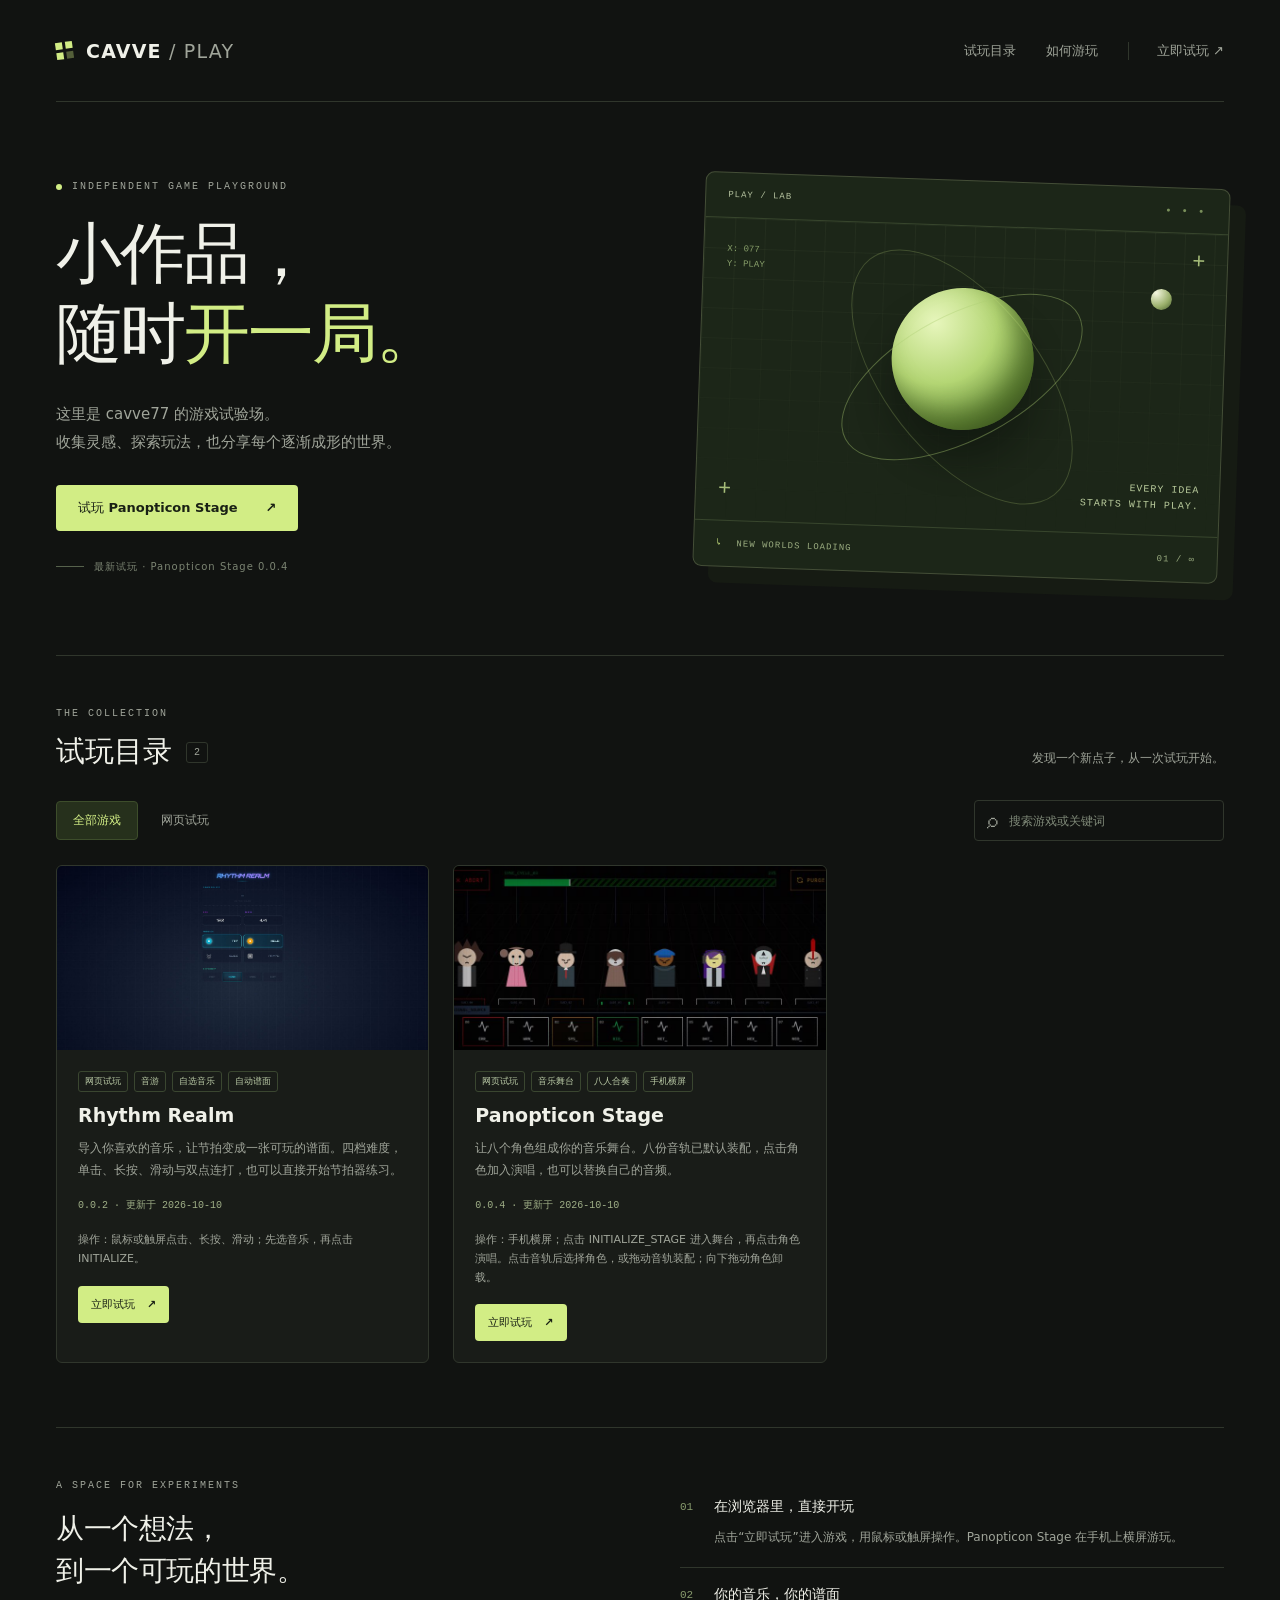
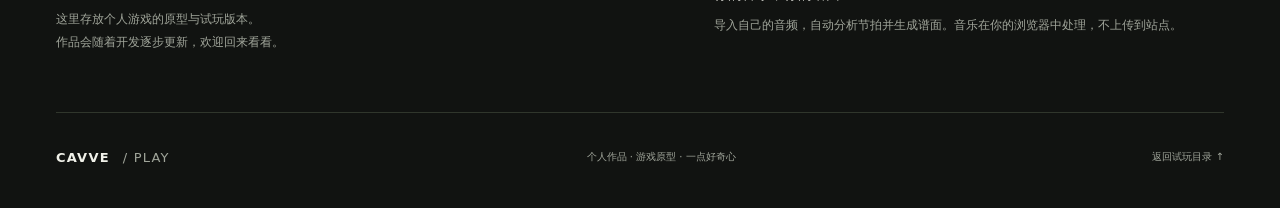
<file: index.html>
<!doctype html>
<html lang="zh-CN">
<head>
  <meta charset="utf-8">
  <meta name="viewport" content="width=device-width,initial-scale=1">
  <meta name="theme-color" content="#111311">
  <meta name="description" content="cavve77 的个人游戏试玩站。在线体验 Rhythm Realm 和 Panopticon Stage，探索音乐与游戏。">
  <title>CAVVE PLAY · 游戏试玩站</title>
  <link rel="icon" href="assets/favicon.svg" type="image/svg+xml">
  <link rel="stylesheet" href="assets/style.css?v=d916ea3a">
  <script src="assets/app.js?v=0506f921" defer></script>
</head>
<body>
  <a class="skip" href="#library">跳到游戏列表</a>
  <div class="shell">
    <header class="header">
      <a class="brand" href="./" aria-label="CAVVE PLAY 首页"><span class="brand-symbol" aria-hidden="true"><i></i><i></i><i></i><i></i></span><span>CAVVE<span class="brand-light"> / PLAY</span></span></a>
      <nav aria-label="主导航"><a href="#library">试玩目录</a><a href="#about">如何游玩</a><a class="github-link" href="games/panopticon-stage/0.0.4/?v=cd33d457">立即试玩 <span aria-hidden="true">↗</span></a></nav>
    </header>
    <main>
      <section class="hero" aria-labelledby="hero-title">
        <div class="hero-copy">
          <p class="eyebrow"><span class="status-dot" aria-hidden="true"></span> INDEPENDENT GAME PLAYGROUND</p>
          <h1 id="hero-title">小作品，<br>随时<span class="accent">开一局。</span></h1>
          <p class="intro">这里是 cavve77 的游戏试验场。<br>收集灵感、探索玩法，也分享每个逐渐成形的世界。</p>
          <a class="button primary" href="games/panopticon-stage/0.0.4/?v=cd33d457">试玩 Panopticon Stage <span aria-hidden="true">↗</span></a>
          <div class="hero-note"><span class="line" aria-hidden="true"></span> 最新试玩 · Panopticon Stage 0.0.4</div>
        </div>
        <div class="art" aria-hidden="true">
          <div class="art-top"><span>PLAY / LAB</span><span class="art-dots">● ● ●</span></div>
          <div class="art-field"><div class="art-grid"></div><div class="orbit orbit-one"></div><div class="orbit orbit-two"></div><div class="sphere"></div><div class="small-sphere"></div><div class="cross cross-one">+</div><div class="cross cross-two">+</div><span class="coordinate">X: 077<br>Y: PLAY</span><span class="art-caption">EVERY IDEA<br>STARTS WITH PLAY.</span></div>
          <div class="art-bottom"><span><b>↳</b> NEW WORLDS LOADING</span><span>01 / ∞</span></div>
        </div>
      </section>
      <section class="library" id="library" aria-labelledby="library-title">
        <div class="section-heading"><div><p class="eyebrow">THE COLLECTION</p><h2 id="library-title">试玩目录<span class="count" id="game-count">0</span></h2></div><p>发现一个新点子，从一次试玩开始。</p></div>
        <div class="toolbar">
          <div class="filters" role="group" aria-label="按试玩方式筛选"><button class="filter active" data-filter="all" aria-pressed="true">全部游戏</button><button class="filter" data-filter="web" aria-pressed="false">网页试玩</button></div>
          <label class="search"><span aria-hidden="true">⌕</span><input id="search" type="search" placeholder="搜索游戏或关键词" aria-label="搜索游戏或关键词" autocomplete="off"></label>
        </div>
        <p class="result-summary sr-only" id="result-summary" role="status" aria-live="polite"></p>
        <div class="game-grid" id="game-grid"></div>
        <div class="empty-state" id="empty-state">
          <div class="empty-mark" aria-hidden="true">+</div><p class="eyebrow">NEXT GAME, NEXT POSSIBILITY</p><h3 id="empty-title">这里即将开场。</h3><p id="empty-copy">第一款游戏还在准备中。<br>试玩版本发布后，就会出现在这里。</p><span class="empty-pill" id="empty-pill"><span class="status-dot" aria-hidden="true"></span> 等待第一款作品</span>
        </div>
        <noscript><p class="notice">请开启 JavaScript 以查看试玩目录。</p></noscript>
      </section>
      <section class="about" id="about" aria-labelledby="about-title">
        <div><p class="eyebrow">A SPACE FOR EXPERIMENTS</p><h2 id="about-title">从一个想法，<br>到一个可玩的世界。</h2><p>这里存放个人游戏的原型与试玩版本。<br>作品会随着开发逐步更新，欢迎回来看看。</p></div>
        <div class="play-notes"><article><span class="note-number">01</span><div><h3>在浏览器里，直接开玩</h3><p>点击“立即试玩”进入游戏，用鼠标或触屏操作。Panopticon Stage 在手机上横屏游玩。</p></div></article><article><span class="note-number">02</span><div><h3>你的音乐，你的谱面</h3><p>导入自己的音频，自动分析节拍并生成谱面。音乐在你的浏览器中处理，不上传到站点。</p></div></article></div>
      </section>
    </main>
    <footer><a class="brand footer-brand" href="./">CAVVE<span class="brand-light"> / PLAY</span></a><p>个人作品 · 游戏原型 · 一点好奇心</p><a href="#library">返回试玩目录 <span aria-hidden="true">↑</span></a></footer>
  </div>
</body>
</html>
</file>
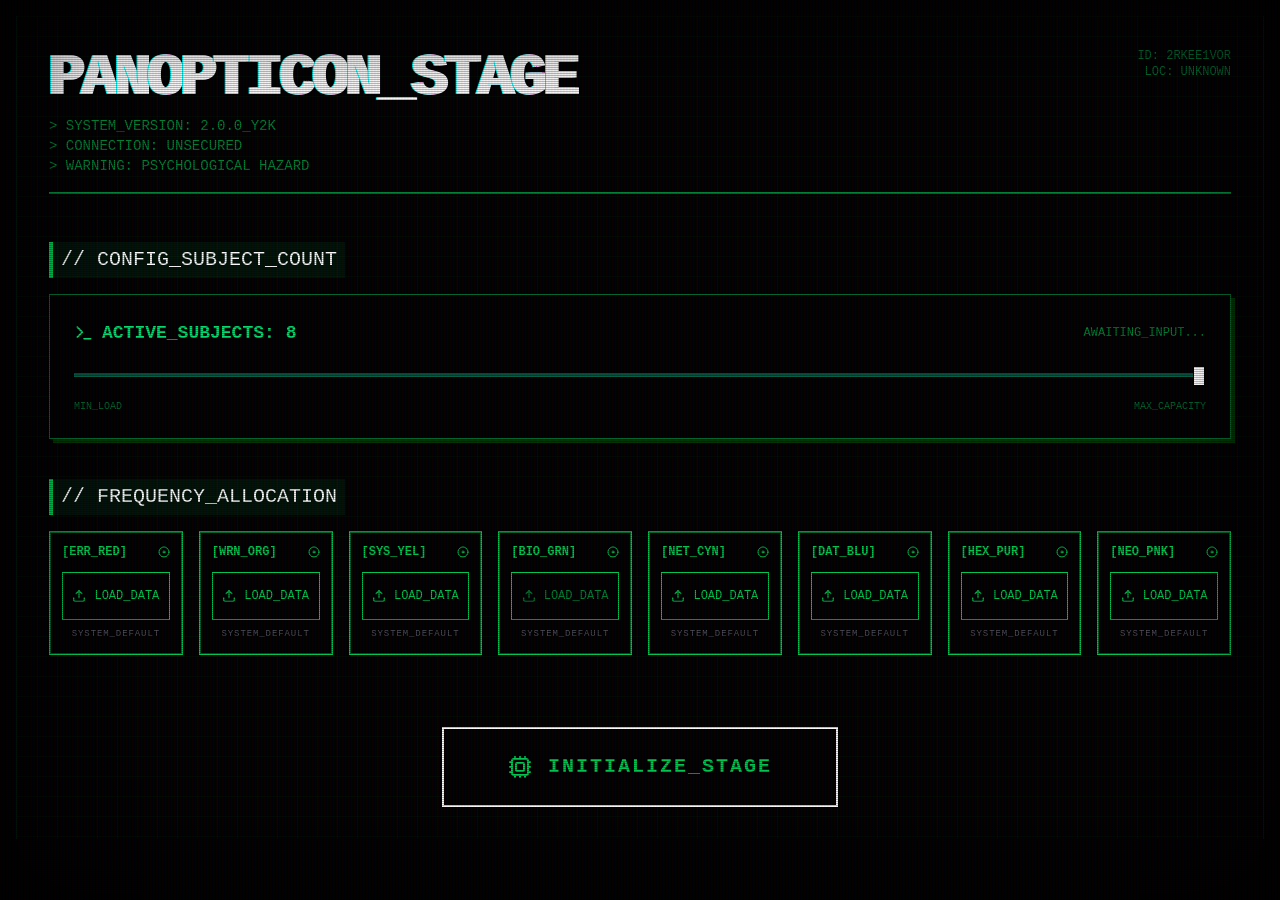
<file: games/panopticon-stage/0.0.4/index.html>
<!DOCTYPE html>
<html lang="en">
  <head>
    <meta charset="UTF-8" />
    <meta name="viewport" content="width=device-width, initial-scale=1.0, maximum-scale=1.0, user-scalable=no, viewport-fit=cover" />
    <title>Panopticon Stage 0.0.4</title>
  <script type="module" crossorigin src="./assets/index-DIMXcB_x.js"></script>
  <link rel="stylesheet" crossorigin href="./assets/index-C1aGNCtF.css">
  <link rel="stylesheet" href="./assets/fonts-2569bd2d.css">
  <link rel="stylesheet" href="./assets/landscape-13d1c5b6.css">
  <link rel="manifest" href="./manifest.webmanifest">
  <meta name="theme-color" content="#000000">
</head>
  <body>
    <div id="root"></div>
    <div class="crt-overlay"></div>
    <section id="landscape-gate" hidden aria-label="横屏游玩">
    <svg viewBox="0 0 80 80" fill="none" stroke-width="3" aria-hidden="true"><rect x="12" y="26" width="56" height="30" rx="4"/><path d="M27 17a28 28 0 0 1 33 1m-9-9 10 10-13 1M53 65a28 28 0 0 1-33-1m9 9-10-10 13-1"/></svg>
    <p id="landscape-message">请横屏游玩</p>
    <button id="landscape-enter" type="button">进入横屏</button>
  </section>
  <script src="./assets/landscape-9b1e9909.js" defer></script>
</body>
</html>
</file>
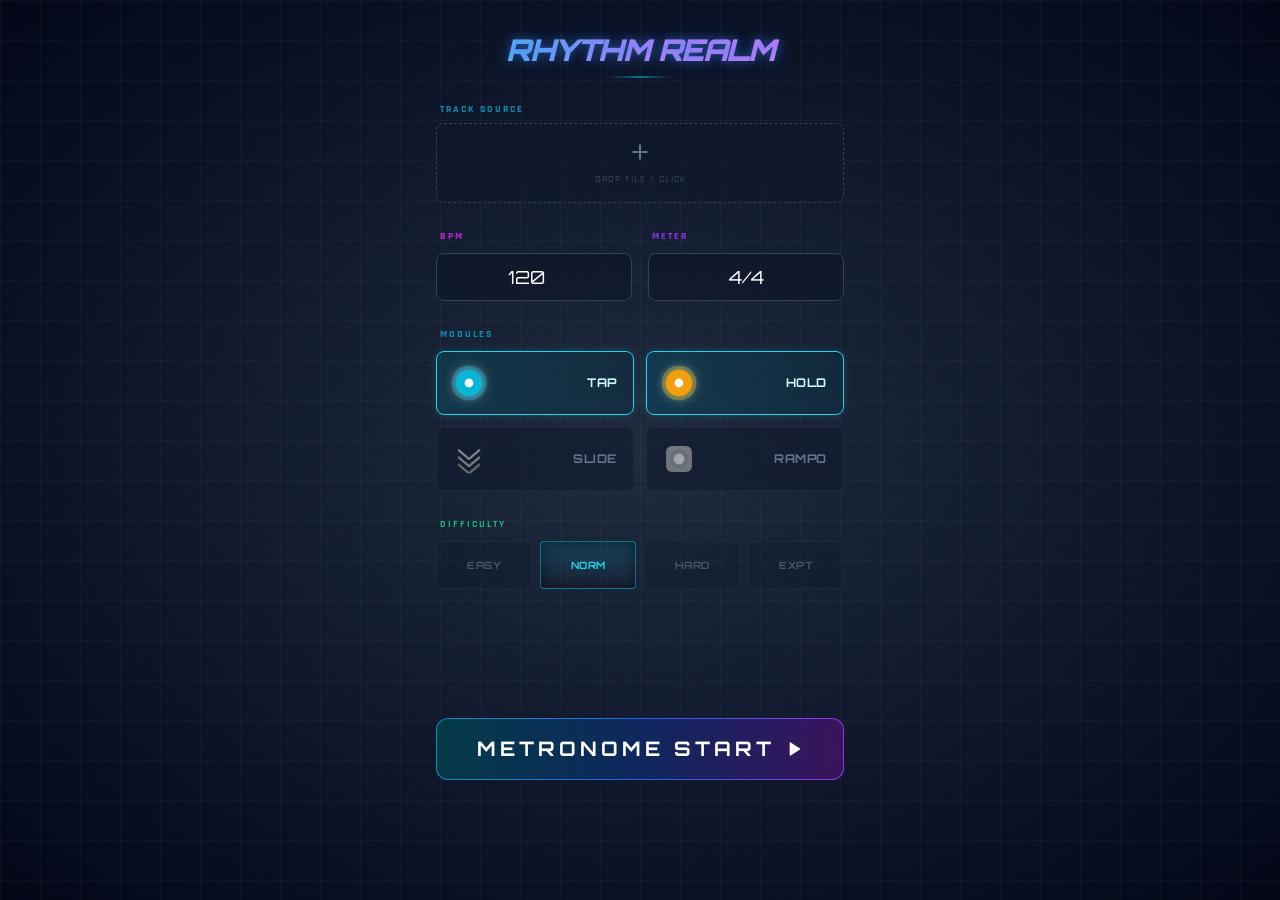
<file: games/rhythm-realm/0.0.2/index.html>
<!DOCTYPE html>
<html lang="en">
  <head>
    <meta charset="UTF-8" />
    <meta name="viewport" content="width=device-width, initial-scale=1.0, maximum-scale=1.0, user-scalable=no" />
    <title>Rhythm Realm · 0.0.2</title>
    <meta name="description" content="Rhythm Realm 0.0.2 网页试玩。导入本地音乐，自动分析节拍并生成谱面；也可直接开始节拍器练习。">
    <meta name="game-version" content="0.0.2">
    <style>
      body {
        font-family: 'Rajdhani', sans-serif;
        background-color: #0f172a;
        color: #e0e7ff;
      }
      .font-display {
        font-family: 'Orbitron', sans-serif;
      }
      /* Custom Scrollbar for Webkit */
      ::-webkit-scrollbar {
        width: 6px;
      }
      ::-webkit-scrollbar-track {
        background: #0f172a;
      }
      ::-webkit-scrollbar-thumb {
        background: #334155;
        border-radius: 3px;
      }
      ::-webkit-scrollbar-thumb:hover {
        background: #475569;
      }

      /* Glow Effects */
      .neon-text {
        text-shadow: 0 0 10px rgba(59, 130, 246, 0.5), 0 0 20px rgba(59, 130, 246, 0.3);
      }
      .neon-border {
        box-shadow: 0 0 5px rgba(59, 130, 246, 0.3), inset 0 0 5px rgba(59, 130, 246, 0.1);
      }
      .neon-box-focus:focus-within {
        box-shadow: 0 0 15px rgba(168, 85, 247, 0.4), inset 0 0 10px rgba(168, 85, 247, 0.1);
        border-color: #a855f7;
      }
    </style>


  <script type="module" crossorigin src="./assets/index-9da6697a.js"></script>
  <link rel="stylesheet" href="./assets/index-9cb15bcc.css">
</head>
  <body>
    <div id="root"></div>

  </body>
</html>
</file>
<file: assets/style.css>
:root{color-scheme:dark;--bg:#111311;--surface:#191c18;--text:#f0f1e9;--muted:#a0a59a;--line:#30362c;--accent:#d2ed85;font-family:"DengXian","Microsoft YaHei",system-ui,sans-serif;font-synthesis:none}
*{box-sizing:border-box}html{scroll-behavior:smooth;scroll-padding-top:30px}body{margin:0;background:var(--bg);color:var(--text)}a{color:inherit;text-decoration:none}button,input{font:inherit}button,a,input{touch-action:manipulation}button{cursor:pointer}a:focus-visible,button:focus-visible,input:focus-visible{outline:2px solid var(--accent);outline-offset:5px}.shell{max-width:1280px;padding:0 56px;margin:auto}.skip{position:absolute;top:8px;left:8px;background:var(--accent);color:var(--bg);padding:12px;transform:translateY(-160%);z-index:10}.skip:focus{transform:none}.header{height:102px;border-bottom:1px solid var(--line);display:flex;align-items:center;justify-content:space-between;gap:24px}.brand{font-size:19px;font-weight:800;letter-spacing:1.2px;display:inline-flex;align-items:center;gap:13px;white-space:nowrap}.brand-light{font-weight:400;color:var(--muted)}.brand-symbol{display:grid;grid-template-columns:7px 7px;gap:3px;transform:rotate(-8deg)}.brand-symbol i{height:7px;background:var(--accent)}.brand-symbol i:last-child{opacity:.35}.header nav{display:flex;align-items:center;gap:30px;font-size:13px;color:var(--muted)}.header nav a:hover,footer a:hover{color:var(--accent)}.github-link{padding-left:28px;border-left:1px solid var(--line)}.hero{display:grid;grid-template-columns:1.1fr 1fr;align-items:center;gap:65px;padding:78px 0 80px}.eyebrow{font-size:10px;letter-spacing:2px;font-family:ui-monospace,Consolas,monospace;font-weight:500;color:var(--muted);margin:0 0 22px;display:flex;align-items:center;gap:10px}.status-dot{display:inline-block;flex:none;width:6px;height:6px;border-radius:50%;background:var(--accent)}h1{font-size:66px;font-weight:800;letter-spacing:-2px;line-height:1.2;margin:0 0 27px}.accent{color:var(--accent)}.intro{font-size:15px;line-height:1.9;color:var(--muted);margin:0 0 28px}.button{display:inline-flex;align-items:center;justify-content:center;gap:28px;min-height:46px;padding:13px 22px;border-radius:4px;font-size:13px;font-weight:700;transition:background .18s,transform .18s}.button:hover{transform:translateY(-2px)}.primary{background:var(--accent);color:#192014}.primary:hover{background:#e3f6af}.hero-note{font-size:10px;letter-spacing:1px;color:#7c8573;display:flex;align-items:center;gap:10px;margin-top:29px}.line{height:1px;width:28px;background:#56624c}.art{position:relative;border:1px solid #444e37;border-radius:9px;overflow:hidden;box-shadow:16px 16px 0 #161b13;transform:rotate(2deg);background:#1c2618}.art-top,.art-bottom{display:flex;align-items:center;justify-content:space-between;font-family:ui-monospace,Consolas,monospace;font-size:9px;letter-spacing:1px;padding:17px 22px}.art-top{border-bottom:1px solid #38462d;color:#b2bf9c}.art-dots{letter-spacing:4px;color:#798f5a;font-size:7px}.art-field{height:302px;position:relative;overflow:hidden}.art-grid{position:absolute;inset:0;background-image:linear-gradient(#46523833 1px,transparent 1px),linear-gradient(90deg,#46523833 1px,transparent 1px);background-size:30px 30px;mask-image:linear-gradient(black,transparent)}.orbit{position:absolute;left:50%;top:50%;width:265px;height:125px;border:1px solid #adcd7366;border-radius:50%;transform:translate(-50%,-50%) rotate(-30deg);z-index:2}.orbit-two{width:300px;height:155px;transform:translate(-50%,-50%) rotate(50deg);border-color:#d2ed8533}.sphere{position:absolute;left:50%;top:44%;width:142px;height:142px;border-radius:50%;transform:translate(-50%,-50%);background:radial-gradient(circle at 30% 25%,#e7f6bc,#b4d674 42%,#6c933d 72%,#263b17);box-shadow:0 30px 35px #080c0866,inset -14px -16px 25px #30451480;animation:float 7s ease-in-out infinite}.small-sphere{position:absolute;top:56px;right:54px;width:21px;height:21px;border-radius:50%;background:radial-gradient(circle at 25% 20%,#f4f6df,#9aaf6b 60%,#485d2e);z-index:3}.coordinate{position:absolute;top:24px;left:23px;font:9px/1.7 ui-monospace,Consolas,monospace;color:#869d68}.art-caption{position:absolute;bottom:22px;right:20px;font:10px/1.55 ui-monospace,Consolas,monospace;letter-spacing:1px;color:#b8ca9b;text-align:right}.cross{position:absolute;color:#a6bd79;font:22px monospace}.cross-one{right:22px;top:16px}.cross-two{left:22px;bottom:18px}.art-bottom{border-top:1px solid #38462d;color:#9bad80}.art-bottom b{color:var(--accent);margin-right:8px}.library{border-top:1px solid var(--line);padding:52px 0 64px}.section-heading{display:flex;justify-content:space-between;align-items:flex-end;gap:24px;margin-bottom:28px}.section-heading .eyebrow{margin-bottom:13px}.section-heading h2{margin:0;font-size:29px;font-weight:700;display:flex;align-items:center;gap:14px}.section-heading>p{font-size:12px;color:var(--muted);margin:0 0 5px}.count{font:10px ui-monospace,Consolas,monospace;padding:4px 7px;border:1px solid var(--line);color:var(--muted);border-radius:3px}.toolbar{display:flex;justify-content:space-between;align-items:center;gap:20px;margin-bottom:24px}.filters{display:flex;gap:6px}.filter{font-size:12px;padding:10px 16px;border:1px solid transparent;border-radius:4px;color:var(--muted);background:transparent;white-space:nowrap}.filter:hover{color:var(--text);background:#1e231a}.filter.active{color:var(--accent);background:#26301c;border-color:#3d4d2b}.search{display:flex;align-items:center;gap:9px;border:1px solid var(--line);border-radius:4px;color:var(--muted);padding:9px 12px;width:250px}.search>span{font-size:21px;line-height:1}.search input{width:100%;border:0;background:transparent;color:var(--text);font-size:12px;min-width:0}.search input::placeholder{color:#7f8978}.search input:focus{outline-offset:9px}.empty-state{min-height:277px;border:1px dashed #38412f;border-radius:6px;background:#151a12;display:flex;flex-direction:column;align-items:center;justify-content:center;text-align:center;padding:30px;position:relative}.empty-mark{color:#66784e;border:1px solid #35402b;border-radius:9px;font:28px ui-monospace,Consolas,monospace;width:40px;height:40px;display:grid;place-items:center;margin-bottom:16px}.empty-state .eyebrow{font-size:8px;margin-bottom:13px;letter-spacing:1.7px}.empty-state h3{font-size:21px;font-weight:500;margin:0 0 12px}.empty-state>p:not(.eyebrow){font-size:12px;line-height:1.9;color:var(--muted);margin:0 0 19px;white-space:pre-line}.empty-pill{font-size:10px;color:#9faf88;padding:7px 10px;border:1px solid #36422a;border-radius:20px;display:flex;gap:7px;align-items:center}.empty-pill .status-dot{width:4px;height:4px}.about{border-top:1px solid var(--line);padding:52px 0 57px;display:grid;grid-template-columns:1fr 1fr;gap:80px}.about .eyebrow{margin-bottom:17px}.about h2{font-size:28px;line-height:1.5;letter-spacing:-.4px;margin:0 0 16px;font-weight:500}.about>div>p:last-child{color:var(--muted);font-size:12px;line-height:1.9;margin:0}.play-notes article{display:flex;gap:21px;padding:18px 0}.play-notes article+article{border-top:1px solid var(--line)}.note-number{font:11px ui-monospace,Consolas,monospace;color:#889b6d;margin-top:3px}.play-notes h3{font-size:14px;font-weight:500;margin:0 0 10px}.play-notes p{font-size:12px;color:var(--muted);line-height:1.9;margin:0}footer{border-top:1px solid var(--line);padding:27px 0 35px;display:flex;gap:20px;align-items:center;justify-content:space-between}footer .brand{font-size:13px}footer p,footer>a:last-child{font-size:10px;color:var(--muted)}.game-grid{display:grid;grid-template-columns:repeat(3,minmax(0,1fr));gap:24px}.game-card{border:1px solid var(--line);border-radius:6px;background:var(--surface);overflow:hidden;min-width:0}.game-cover{height:184px;overflow:hidden;background:radial-gradient(circle at 65% 40%,#8daa4966,transparent 40%),linear-gradient(140deg,#27381c,#151a11);position:relative;display:grid;place-items:center;font:56px ui-monospace,Consolas,monospace;color:#b8d282}.game-cover img{position:absolute;inset:0;width:100%;height:100%;object-fit:cover;object-position:top;display:block}.game-cover span{opacity:.8}.game-body{padding:21px}.game-tags{display:flex;gap:6px;flex-wrap:wrap;margin-bottom:12px}.tag{border:1px solid #3a4630;border-radius:3px;font-size:9px;padding:3px 6px;color:#bacaa6}.game-title{font-size:19px;font-weight:600;margin:0 0 11px;overflow-wrap:anywhere}.game-description{font-size:12px;color:var(--muted);line-height:1.85;white-space:pre-line;margin:0 0 16px;overflow-wrap:anywhere}.game-meta{color:#9faf87;font:10px/1.8 ui-monospace,Consolas,monospace;margin-bottom:16px}.game-controls{font-size:11px;color:var(--muted);margin:0 0 17px;line-height:1.7}.game-actions{display:flex;flex-wrap:wrap;gap:8px}.game-actions .button{font-size:11px;min-height:37px;padding:10px 13px;gap:12px}.secondary{border:1px solid #46533a;color:var(--accent);background:transparent}.notice{font-size:13px;color:var(--muted);padding:20px;border:1px solid var(--line)}[hidden]{display:none!important}.sr-only{position:absolute;width:1px;height:1px;padding:0;margin:-1px;overflow:hidden;clip:rect(0,0,0,0);white-space:nowrap;border:0}@keyframes float{0%,100%{translate:0 0}50%{translate:0 -8px}}
@media(min-width:1500px){.shell{max-width:1390px}.hero{padding:95px 0 98px}.art-field{height:355px}h1{font-size:76px}}
@media(max-width:1000px){.shell{padding:0 34px}.hero{gap:35px;padding:65px 0}h1{font-size:53px}.art-field{height:280px}.game-grid{grid-template-columns:repeat(2,minmax(0,1fr))}.about{gap:40px}.section-heading>p{max-width:180px;line-height:1.7}}
@media(max-width:700px){.shell{padding:0 22px}.header{height:80px;gap:16px}.brand{font-size:15px;gap:9px}.header nav{gap:18px;font-size:11px}.header nav a:nth-child(2){display:none}.github-link{padding-left:0;border:0}.hero{grid-template-columns:1fr;gap:40px;padding:47px 0 51px}.hero-copy .eyebrow{font-size:8px;letter-spacing:1.4px}h1{font-size:53px;line-height:1.22}.intro{font-size:13px}.hero-note{margin-top:23px}.art{max-width:480px;width:calc(100% - 8px);margin:auto}.art-field{height:235px}.orbit{width:245px}.orbit-two{width:260px}.sphere{width:127px;height:127px}.section-heading{align-items:center}.section-heading h2{font-size:25px}.section-heading>p{display:none}.library{padding:37px 0 43px}.toolbar{flex-direction:column;align-items:stretch;gap:18px}.search{width:100%}.filters{gap:5px}.filter{padding:10px 14px}.empty-state{min-height:288px;padding:28px 18px}.about{grid-template-columns:1fr;gap:24px;padding:39px 0}.about h2{font-size:25px}.about .eyebrow{font-size:9px}.game-grid{grid-template-columns:1fr}.game-cover{height:200px}footer{flex-wrap:wrap;padding:25px 0;gap:16px}footer p{order:3;width:100%;margin:0}.footer-brand{margin-right:auto}}
@media(prefers-reduced-motion:reduce){html{scroll-behavior:auto}.sphere{animation:none}.button{transition:none}.button:hover{transform:none}}
</file>
<file: games/panopticon-stage/0.0.4/assets/index-C1aGNCtF.css>
@layer properties{@supports ((-webkit-hyphens:none) and (not (margin-trim:inline))) or ((-moz-orient:inline) and (not (color:rgb(from red r g b)))){*,:before,:after,::backdrop{--tw-scale-x:1;--tw-scale-y:1;--tw-scale-z:1;--tw-rotate-x:initial;--tw-rotate-y:initial;--tw-rotate-z:initial;--tw-skew-x:initial;--tw-skew-y:initial;--tw-border-style:solid;--tw-gradient-position:initial;--tw-gradient-from:#0000;--tw-gradient-via:#0000;--tw-gradient-to:#0000;--tw-gradient-stops:initial;--tw-gradient-via-stops:initial;--tw-gradient-from-position:0%;--tw-gradient-via-position:50%;--tw-gradient-to-position:100%;--tw-font-weight:initial;--tw-tracking:initial;--tw-shadow:0 0 #0000;--tw-shadow-color:initial;--tw-shadow-alpha:100%;--tw-inset-shadow:0 0 #0000;--tw-inset-shadow-color:initial;--tw-inset-shadow-alpha:100%;--tw-ring-color:initial;--tw-ring-shadow:0 0 #0000;--tw-inset-ring-color:initial;--tw-inset-ring-shadow:0 0 #0000;--tw-ring-inset:initial;--tw-ring-offset-width:0px;--tw-ring-offset-color:#fff;--tw-ring-offset-shadow:0 0 #0000;--tw-outline-style:solid;--tw-blur:initial;--tw-brightness:initial;--tw-contrast:initial;--tw-grayscale:initial;--tw-hue-rotate:initial;--tw-invert:initial;--tw-opacity:initial;--tw-saturate:initial;--tw-sepia:initial;--tw-drop-shadow:initial;--tw-drop-shadow-color:initial;--tw-drop-shadow-alpha:100%;--tw-drop-shadow-size:initial;--tw-duration:initial;--tw-ease:initial}}}@layer theme{:root,:host{--font-sans:ui-sans-serif,system-ui,sans-serif,"Apple Color Emoji","Segoe UI Emoji","Segoe UI Symbol","Noto Color Emoji";--font-mono:ui-monospace,SFMono-Regular,Menlo,Monaco,Consolas,"Liberation Mono","Courier New",monospace;--color-red-600:oklch(57.7% .245 27.325);--color-red-800:oklch(44.4% .177 26.899);--color-red-900:oklch(39.6% .141 25.723);--color-yellow-100:oklch(97.3% .071 103.193);--color-yellow-500:oklch(79.5% .184 86.047);--color-yellow-600:oklch(68.1% .162 75.834);--color-yellow-800:oklch(47.6% .114 61.907);--color-yellow-900:oklch(42.1% .095 57.708);--color-green-400:oklch(79.2% .209 151.711);--color-green-500:oklch(72.3% .219 149.579);--color-green-600:oklch(62.7% .194 149.214);--color-green-700:oklch(52.7% .154 150.069);--color-green-800:oklch(44.8% .119 151.328);--color-green-900:oklch(39.3% .095 152.535);--color-purple-500:oklch(62.7% .265 303.9);--color-slate-100:oklch(96.8% .007 247.896);--color-slate-600:oklch(44.6% .043 257.281);--color-slate-800:oklch(27.9% .041 260.031);--color-zinc-600:oklch(44.2% .017 285.786);--color-zinc-900:oklch(21% .006 285.885);--color-black:#000;--color-white:#fff;--spacing:.25rem;--container-xl:36rem;--container-3xl:48rem;--container-7xl:80rem;--text-xs:.75rem;--text-xs--line-height:calc(1/.75);--text-sm:.875rem;--text-sm--line-height:calc(1.25/.875);--text-lg:1.125rem;--text-lg--line-height:calc(1.75/1.125);--text-xl:1.25rem;--text-xl--line-height:calc(1.75/1.25);--text-4xl:2.25rem;--text-4xl--line-height:calc(2.5/2.25);--text-6xl:3.75rem;--text-6xl--line-height:1;--font-weight-bold:700;--font-weight-black:900;--tracking-tighter:-.05em;--tracking-widest:.1em;--drop-shadow-lg:0 4px 4px #00000026;--animate-spin:spin 1s linear infinite;--animate-ping:ping 1s cubic-bezier(0,0,.2,1)infinite;--animate-pulse:pulse 2s cubic-bezier(.4,0,.6,1)infinite;--blur-xl:24px;--default-transition-duration:.15s;--default-transition-timing-function:cubic-bezier(.4,0,.2,1);--default-font-family:var(--font-sans);--default-mono-font-family:var(--font-mono)}}@layer base{*,:after,:before,::backdrop{box-sizing:border-box;border:0 solid;margin:0;padding:0}::file-selector-button{box-sizing:border-box;border:0 solid;margin:0;padding:0}html,:host{-webkit-text-size-adjust:100%;-moz-tab-size:4;-o-tab-size:4;tab-size:4;line-height:1.5;font-family:var(--default-font-family,ui-sans-serif,system-ui,sans-serif,"Apple Color Emoji","Segoe UI Emoji","Segoe UI Symbol","Noto Color Emoji");font-feature-settings:var(--default-font-feature-settings,normal);font-variation-settings:var(--default-font-variation-settings,normal);-webkit-tap-highlight-color:transparent}hr{height:0;color:inherit;border-top-width:1px}abbr:where([title]){-webkit-text-decoration:underline dotted;text-decoration:underline dotted}h1,h2,h3,h4,h5,h6{font-size:inherit;font-weight:inherit}a{color:inherit;-webkit-text-decoration:inherit;text-decoration:inherit}b,strong{font-weight:bolder}code,kbd,samp,pre{font-family:var(--default-mono-font-family,ui-monospace,SFMono-Regular,Menlo,Monaco,Consolas,"Liberation Mono","Courier New",monospace);font-feature-settings:var(--default-mono-font-feature-settings,normal);font-variation-settings:var(--default-mono-font-variation-settings,normal);font-size:1em}small{font-size:80%}sub,sup{vertical-align:baseline;font-size:75%;line-height:0;position:relative}sub{bottom:-.25em}sup{top:-.5em}table{text-indent:0;border-color:inherit;border-collapse:collapse}:-moz-focusring{outline:auto}progress{vertical-align:baseline}summary{display:list-item}ol,ul,menu{list-style:none}img,svg,video,canvas,audio,iframe,embed,object{vertical-align:middle;display:block}img,video{max-width:100%;height:auto}button,input,select,optgroup,textarea{font:inherit;font-feature-settings:inherit;font-variation-settings:inherit;letter-spacing:inherit;color:inherit;opacity:1;background-color:#0000;border-radius:0}::file-selector-button{font:inherit;font-feature-settings:inherit;font-variation-settings:inherit;letter-spacing:inherit;color:inherit;opacity:1;background-color:#0000;border-radius:0}:where(select:is([multiple],[size])) optgroup{font-weight:bolder}:where(select:is([multiple],[size])) optgroup option{padding-inline-start:20px}::file-selector-button{margin-inline-end:4px}::-moz-placeholder{opacity:1}::placeholder{opacity:1}@supports (not (-webkit-appearance:-apple-pay-button)) or (contain-intrinsic-size:1px){::-moz-placeholder{color:currentColor}::placeholder{color:currentColor}@supports (color:color-mix(in lab,red,red)){::-moz-placeholder{color:color-mix(in oklab,currentcolor 50%,transparent)}::placeholder{color:color-mix(in oklab,currentcolor 50%,transparent)}}}textarea{resize:vertical}::-webkit-search-decoration{-webkit-appearance:none}::-webkit-date-and-time-value{min-height:1lh;text-align:inherit}::-webkit-datetime-edit{display:inline-flex}::-webkit-datetime-edit-fields-wrapper{padding:0}::-webkit-datetime-edit{padding-block:0}::-webkit-datetime-edit-year-field{padding-block:0}::-webkit-datetime-edit-month-field{padding-block:0}::-webkit-datetime-edit-day-field{padding-block:0}::-webkit-datetime-edit-hour-field{padding-block:0}::-webkit-datetime-edit-minute-field{padding-block:0}::-webkit-datetime-edit-second-field{padding-block:0}::-webkit-datetime-edit-millisecond-field{padding-block:0}::-webkit-datetime-edit-meridiem-field{padding-block:0}::-webkit-calendar-picker-indicator{line-height:1}:-moz-ui-invalid{box-shadow:none}button,input:where([type=button],[type=reset],[type=submit]){-webkit-appearance:button;-moz-appearance:button;appearance:button}::file-selector-button{-webkit-appearance:button;-moz-appearance:button;appearance:button}::-webkit-inner-spin-button{height:auto}::-webkit-outer-spin-button{height:auto}[hidden]:where(:not([hidden=until-found])){display:none!important}}@layer components;@layer utilities{.pointer-events-none{pointer-events:none}.visible{visibility:visible}.absolute{position:absolute}.fixed{position:fixed}.relative{position:relative}.static{position:static}.inset-0{inset:calc(var(--spacing)*0)}.-top-4{top:calc(var(--spacing)*-4)}.-top-10{top:calc(var(--spacing)*-10)}.-top-32{top:calc(var(--spacing)*-32)}.top-0{top:calc(var(--spacing)*0)}.top-1{top:calc(var(--spacing)*1)}.top-10{top:calc(var(--spacing)*10)}.right-0{right:calc(var(--spacing)*0)}.bottom-0{bottom:calc(var(--spacing)*0)}.left-0{left:calc(var(--spacing)*0)}.left-1{left:calc(var(--spacing)*1)}.left-4{left:calc(var(--spacing)*4)}.z-0{z-index:0}.z-10{z-index:10}.z-20{z-index:20}.z-40{z-index:40}.z-50{z-index:50}.z-\[100\]{z-index:100}.container{width:100%}@media(min-width:40rem){.container{max-width:40rem}}@media(min-width:48rem){.container{max-width:48rem}}@media(min-width:64rem){.container{max-width:64rem}}@media(min-width:80rem){.container{max-width:80rem}}@media(min-width:96rem){.container{max-width:96rem}}.mx-2{margin-inline:calc(var(--spacing)*2)}.mx-4{margin-inline:calc(var(--spacing)*4)}.mx-auto{margin-inline:auto}.mt-1{margin-top:calc(var(--spacing)*1)}.mt-2{margin-top:calc(var(--spacing)*2)}.mt-8{margin-top:calc(var(--spacing)*8)}.mb-1{margin-bottom:calc(var(--spacing)*1)}.mb-4{margin-bottom:calc(var(--spacing)*4)}.mb-12{margin-bottom:calc(var(--spacing)*12)}.block{display:block}.flex{display:flex}.grid{display:grid}.hidden{display:none}.inline-block{display:inline-block}.h-1{height:calc(var(--spacing)*1)}.h-2{height:calc(var(--spacing)*2)}.h-4{height:calc(var(--spacing)*4)}.h-6{height:calc(var(--spacing)*6)}.h-12{height:calc(var(--spacing)*12)}.h-14{height:calc(var(--spacing)*14)}.h-24{height:calc(var(--spacing)*24)}.h-32{height:calc(var(--spacing)*32)}.h-48{height:calc(var(--spacing)*48)}.h-\[1px\]{height:1px}.h-\[10vh\]{height:10vh}.h-\[20vh\]{height:20vh}.h-\[80\%\]{height:80%}.h-\[200vh\]{height:200vh}.h-full{height:100%}.h-screen{height:100vh}.max-h-20{max-height:calc(var(--spacing)*20)}.max-h-32{max-height:calc(var(--spacing)*32)}.max-h-\[80\%\]{max-height:80%}.min-h-11{min-height:calc(var(--spacing)*11)}.min-h-12{min-height:calc(var(--spacing)*12)}.min-h-\[90px\]{min-height:90px}.min-h-\[90vh\]{min-height:90vh}.min-h-screen{min-height:100vh}.w-1{width:calc(var(--spacing)*1)}.w-6{width:calc(var(--spacing)*6)}.w-14{width:calc(var(--spacing)*14)}.w-16{width:calc(var(--spacing)*16)}.w-24{width:calc(var(--spacing)*24)}.w-28{width:calc(var(--spacing)*28)}.w-\[1px\]{width:1px}.w-\[2px\]{width:2px}.w-\[200vw\]{width:200vw}.w-full{width:100%}.w-px{width:1px}.max-w-3xl{max-width:var(--container-3xl)}.max-w-\[90vw\]{max-width:90vw}.max-w-xl{max-width:var(--container-xl)}.flex-1{flex:1}.flex-shrink-0,.shrink-0{flex-shrink:0}.origin-left{transform-origin:0}.scale-105{--tw-scale-x:105%;--tw-scale-y:105%;--tw-scale-z:105%;scale:var(--tw-scale-x)var(--tw-scale-y)}.transform{transform:var(--tw-rotate-x,)var(--tw-rotate-y,)var(--tw-rotate-z,)var(--tw-skew-x,)var(--tw-skew-y,)}.animate-\[shimmer_2s_infinite\]{animation:2s infinite shimmer}.animate-ping{animation:var(--animate-ping)}.animate-pulse{animation:var(--animate-pulse)}.animate-spin{animation:var(--animate-spin)}.cursor-grab{cursor:grab}.cursor-pointer{cursor:pointer}.touch-none{touch-action:none}.resize{resize:both}.grid-cols-2{grid-template-columns:repeat(2,minmax(0,1fr))}.flex-col{flex-direction:column}.items-center{align-items:center}.items-end{align-items:flex-end}.items-start{align-items:flex-start}.justify-between{justify-content:space-between}.justify-center{justify-content:center}.gap-1{gap:calc(var(--spacing)*1)}.gap-2{gap:calc(var(--spacing)*2)}.gap-4{gap:calc(var(--spacing)*4)}.gap-10{gap:calc(var(--spacing)*10)}.truncate{text-overflow:ellipsis;white-space:nowrap;overflow:hidden}.overflow-hidden{overflow:hidden}.overflow-x-auto{overflow-x:auto}.overflow-y-auto{overflow-y:auto}.rounded-full{border-radius:3.40282e38px}.border{border-style:var(--tw-border-style);border-width:1px}.border-2{border-style:var(--tw-border-style);border-width:2px}.border-x{border-inline-style:var(--tw-border-style);border-inline-width:1px}.border-t{border-top-style:var(--tw-border-style);border-top-width:1px}.border-t-2{border-top-style:var(--tw-border-style);border-top-width:2px}.border-b-2{border-bottom-style:var(--tw-border-style);border-bottom-width:2px}.border-l-4{border-left-style:var(--tw-border-style);border-left-width:4px}.border-green-500{border-color:var(--color-green-500)}.border-green-700{border-color:var(--color-green-700)}.border-green-800{border-color:var(--color-green-800)}.border-green-900{border-color:var(--color-green-900)}.border-green-900\/30{border-color:#0d542b4d}@supports (color:color-mix(in lab,red,red)){.border-green-900\/30{border-color:color-mix(in oklab,var(--color-green-900)30%,transparent)}}.border-red-800{border-color:var(--color-red-800)}.border-slate-800{border-color:var(--color-slate-800)}.border-white{border-color:var(--color-white)}.border-yellow-500{border-color:var(--color-yellow-500)}.border-yellow-800{border-color:var(--color-yellow-800)}.bg-black{background-color:var(--color-black)}.bg-green-600{background-color:var(--color-green-600)}.bg-green-900\/20{background-color:#0d542b33}@supports (color:color-mix(in lab,red,red)){.bg-green-900\/20{background-color:color-mix(in oklab,var(--color-green-900)20%,transparent)}}.bg-slate-600{background-color:var(--color-slate-600)}.bg-slate-800{background-color:var(--color-slate-800)}.bg-transparent{background-color:#0000}.bg-white{background-color:var(--color-white)}.bg-white\/20{background-color:#fff3}@supports (color:color-mix(in lab,red,red)){.bg-white\/20{background-color:color-mix(in oklab,var(--color-white)20%,transparent)}}.bg-yellow-900{background-color:var(--color-yellow-900)}.bg-gradient-to-b{--tw-gradient-position:to bottom in oklab;background-image:linear-gradient(var(--tw-gradient-stops))}.bg-\[linear-gradient\(45deg\,transparent_25\%\,rgba\(255\,255\,255\,0\.2\)_50\%\,transparent_75\%\)\]{background-image:linear-gradient(45deg,#0000 25%,#fff3,#0000 75%)}.bg-\[linear-gradient\(rgba\(0\,255\,0\,0\.03\)_1px\,transparent_1px\)\,linear-gradient\(90deg\,rgba\(0\,255\,0\,0\.03\)_1px\,transparent_1px\)\]{background-image:linear-gradient(#00ff0008 1px,#0000 1px),linear-gradient(90deg,#00ff0008 1px,#0000 1px)}.bg-\[linear-gradient\(transparent_50\%\,rgba\(0\,0\,0\,0\.5\)_50\%\)\]{background-image:linear-gradient(#0000 50%,#00000080 50%)}.bg-\[repeating-linear-gradient\(-45deg\,transparent\,transparent_5px\,\#00ff00_5px\,\#00ff00_10px\)\]{background-image:repeating-linear-gradient(-45deg,#0000,#0000 5px,#0f0 5px 10px)}.from-black{--tw-gradient-from:var(--color-black);--tw-gradient-stops:var(--tw-gradient-via-stops,var(--tw-gradient-position),var(--tw-gradient-from)var(--tw-gradient-from-position),var(--tw-gradient-to)var(--tw-gradient-to-position))}.via-black\/80{--tw-gradient-via:#000c}@supports (color:color-mix(in lab,red,red)){.via-black\/80{--tw-gradient-via:color-mix(in oklab,var(--color-black)80%,transparent)}}.via-black\/80{--tw-gradient-via-stops:var(--tw-gradient-position),var(--tw-gradient-from)var(--tw-gradient-from-position),var(--tw-gradient-via)var(--tw-gradient-via-position),var(--tw-gradient-to)var(--tw-gradient-to-position);--tw-gradient-stops:var(--tw-gradient-via-stops)}.to-transparent{--tw-gradient-to:transparent;--tw-gradient-stops:var(--tw-gradient-via-stops,var(--tw-gradient-position),var(--tw-gradient-from)var(--tw-gradient-from-position),var(--tw-gradient-to)var(--tw-gradient-to-position))}.bg-\[length\:100\%_4px\]{background-size:100% 4px}.bg-\[length\:250\%_250\%\]{background-size:250% 250%}.bg-\[size\:20px_20px\]{background-size:20px 20px}.p-1{padding:calc(var(--spacing)*1)}.p-3{padding:calc(var(--spacing)*3)}.p-4{padding:calc(var(--spacing)*4)}.p-6{padding:calc(var(--spacing)*6)}.px-1{padding-inline:calc(var(--spacing)*1)}.px-2{padding-inline:calc(var(--spacing)*2)}.px-3{padding-inline:calc(var(--spacing)*3)}.px-4{padding-inline:calc(var(--spacing)*4)}.px-16{padding-inline:calc(var(--spacing)*16)}.py-0\.5{padding-block:calc(var(--spacing)*.5)}.py-1{padding-block:calc(var(--spacing)*1)}.py-2{padding-block:calc(var(--spacing)*2)}.py-3{padding-block:calc(var(--spacing)*3)}.py-6{padding-block:calc(var(--spacing)*6)}.pt-2{padding-top:calc(var(--spacing)*2)}.pb-4{padding-bottom:calc(var(--spacing)*4)}.pb-\[22vh\]{padding-bottom:22vh}.text-center{text-align:center}.text-right{text-align:right}.font-mono{font-family:var(--font-mono)}.font-sans{font-family:var(--font-sans)}.text-4xl{font-size:var(--text-4xl);line-height:var(--tw-leading,var(--text-4xl--line-height))}.text-lg{font-size:var(--text-lg);line-height:var(--tw-leading,var(--text-lg--line-height))}.text-sm{font-size:var(--text-sm);line-height:var(--tw-leading,var(--text-sm--line-height))}.text-xl{font-size:var(--text-xl);line-height:var(--tw-leading,var(--text-xl--line-height))}.text-xs{font-size:var(--text-xs);line-height:var(--tw-leading,var(--text-xs--line-height))}.text-\[8px\]{font-size:8px}.text-\[9px\]{font-size:9px}.text-\[10px\]{font-size:10px}.font-black{--tw-font-weight:var(--font-weight-black);font-weight:var(--font-weight-black)}.font-bold{--tw-font-weight:var(--font-weight-bold);font-weight:var(--font-weight-bold)}.tracking-tighter{--tw-tracking:var(--tracking-tighter);letter-spacing:var(--tracking-tighter)}.tracking-widest{--tw-tracking:var(--tracking-widest);letter-spacing:var(--tracking-widest)}.text-black{color:var(--color-black)}.text-green-400{color:var(--color-green-400)}.text-green-500{color:var(--color-green-500)}.text-green-700{color:var(--color-green-700)}.text-green-800{color:var(--color-green-800)}.text-red-600{color:var(--color-red-600)}.text-slate-100{color:var(--color-slate-100)}.text-slate-600{color:var(--color-slate-600)}.text-white{color:var(--color-white)}.text-yellow-100{color:var(--color-yellow-100)}.text-yellow-600{color:var(--color-yellow-600)}.text-zinc-600{color:var(--color-zinc-600)}.uppercase{text-transform:uppercase}.opacity-0{opacity:0}.opacity-10{opacity:.1}.opacity-20{opacity:.2}.opacity-30{opacity:.3}.opacity-50{opacity:.5}.opacity-80{opacity:.8}.mix-blend-overlay{mix-blend-mode:overlay}.shadow-\[0_0_10px_\#00ff00\]{--tw-shadow:0 0 10px var(--tw-shadow-color,#0f0);box-shadow:var(--tw-inset-shadow),var(--tw-inset-ring-shadow),var(--tw-ring-offset-shadow),var(--tw-ring-shadow),var(--tw-shadow)}.shadow-\[0_0_10px_orange\]{--tw-shadow:0 0 10px var(--tw-shadow-color,orange);box-shadow:var(--tw-inset-shadow),var(--tw-inset-ring-shadow),var(--tw-ring-offset-shadow),var(--tw-ring-shadow),var(--tw-shadow)}.shadow-\[4px_4px_0px_rgba\(0\,255\,0\,0\.2\)\]{--tw-shadow:4px 4px 0px var(--tw-shadow-color,#0f03);box-shadow:var(--tw-inset-shadow),var(--tw-inset-ring-shadow),var(--tw-ring-offset-shadow),var(--tw-ring-shadow),var(--tw-shadow)}.outline{outline-style:var(--tw-outline-style);outline-width:1px}.blur{--tw-blur:blur(8px);filter:var(--tw-blur,)var(--tw-brightness,)var(--tw-contrast,)var(--tw-grayscale,)var(--tw-hue-rotate,)var(--tw-invert,)var(--tw-saturate,)var(--tw-sepia,)var(--tw-drop-shadow,)}.blur-xl{--tw-blur:blur(var(--blur-xl));filter:var(--tw-blur,)var(--tw-brightness,)var(--tw-contrast,)var(--tw-grayscale,)var(--tw-hue-rotate,)var(--tw-invert,)var(--tw-saturate,)var(--tw-sepia,)var(--tw-drop-shadow,)}.brightness-110{--tw-brightness:brightness(110%);filter:var(--tw-blur,)var(--tw-brightness,)var(--tw-contrast,)var(--tw-grayscale,)var(--tw-hue-rotate,)var(--tw-invert,)var(--tw-saturate,)var(--tw-sepia,)var(--tw-drop-shadow,)}.drop-shadow-lg{--tw-drop-shadow-size:drop-shadow(0 4px 4px var(--tw-drop-shadow-color,#00000026));--tw-drop-shadow:drop-shadow(var(--drop-shadow-lg));filter:var(--tw-blur,)var(--tw-brightness,)var(--tw-contrast,)var(--tw-grayscale,)var(--tw-hue-rotate,)var(--tw-invert,)var(--tw-saturate,)var(--tw-sepia,)var(--tw-drop-shadow,)}.transition{transition-property:color,background-color,border-color,outline-color,text-decoration-color,fill,stroke,--tw-gradient-from,--tw-gradient-via,--tw-gradient-to,opacity,box-shadow,transform,translate,scale,rotate,filter,backdrop-filter,display,content-visibility,overlay,pointer-events;transition-timing-function:var(--tw-ease,var(--default-transition-timing-function));transition-duration:var(--tw-duration,var(--default-transition-duration))}.transition-all{transition-property:all;transition-timing-function:var(--tw-ease,var(--default-transition-timing-function));transition-duration:var(--tw-duration,var(--default-transition-duration))}.transition-colors{transition-property:color,background-color,border-color,outline-color,text-decoration-color,fill,stroke,--tw-gradient-from,--tw-gradient-via,--tw-gradient-to;transition-timing-function:var(--tw-ease,var(--default-transition-timing-function));transition-duration:var(--tw-duration,var(--default-transition-duration))}.transition-opacity{transition-property:opacity;transition-timing-function:var(--tw-ease,var(--default-transition-timing-function));transition-duration:var(--tw-duration,var(--default-transition-duration))}.duration-100{--tw-duration:.1s;transition-duration:.1s}.duration-300{--tw-duration:.3s;transition-duration:.3s}.ease-linear{--tw-ease:linear;transition-timing-function:linear}.select-none{-webkit-user-select:none;-moz-user-select:none;user-select:none}@media(hover:hover){.group-hover\:opacity-30:is(:where(.group):hover *){opacity:.3}.group-hover\:opacity-100:is(:where(.group):hover *){opacity:1}}.selection\:bg-green-900 ::-moz-selection{background-color:var(--color-green-900)}.selection\:bg-green-900 ::selection{background-color:var(--color-green-900)}.selection\:bg-green-900::-moz-selection{background-color:var(--color-green-900)}.selection\:bg-green-900::selection{background-color:var(--color-green-900)}.selection\:bg-purple-500 ::-moz-selection{background-color:var(--color-purple-500)}.selection\:bg-purple-500 ::selection{background-color:var(--color-purple-500)}.selection\:bg-purple-500::-moz-selection{background-color:var(--color-purple-500)}.selection\:bg-purple-500::selection{background-color:var(--color-purple-500)}.selection\:text-white ::-moz-selection{color:var(--color-white)}.selection\:text-white ::selection{color:var(--color-white)}.selection\:text-white::-moz-selection{color:var(--color-white)}.selection\:text-white::selection{color:var(--color-white)}@media(hover:hover){.hover\:border-2:hover{border-style:var(--tw-border-style);border-width:2px}.hover\:bg-red-900\/20:hover{background-color:#82181a33}@supports (color:color-mix(in lab,red,red)){.hover\:bg-red-900\/20:hover{background-color:color-mix(in oklab,var(--color-red-900)20%,transparent)}}.hover\:bg-white:hover{background-color:var(--color-white)}.hover\:bg-yellow-900\/20:hover{background-color:#733e0a33}@supports (color:color-mix(in lab,red,red)){.hover\:bg-yellow-900\/20:hover{background-color:color-mix(in oklab,var(--color-yellow-900)20%,transparent)}}.hover\:bg-zinc-900:hover{background-color:var(--color-zinc-900)}.hover\:text-black:hover{color:var(--color-black)}}.active\:cursor-grabbing:active{cursor:grabbing}.disabled\:cursor-not-allowed:disabled{cursor:not-allowed}.disabled\:opacity-50:disabled{opacity:.5}@media(min-width:48rem){.md\:mx-4{margin-inline:calc(var(--spacing)*4)}.md\:block{display:block}.md\:h-20{height:calc(var(--spacing)*20)}.md\:w-20{width:calc(var(--spacing)*20)}.md\:grid-cols-4{grid-template-columns:repeat(4,minmax(0,1fr))}.md\:gap-2{gap:calc(var(--spacing)*2)}.md\:gap-4{gap:calc(var(--spacing)*4)}.md\:p-8{padding:calc(var(--spacing)*8)}.md\:px-4{padding-inline:calc(var(--spacing)*4)}.md\:text-6xl{font-size:var(--text-6xl);line-height:var(--tw-leading,var(--text-6xl--line-height))}.md\:text-sm{font-size:var(--text-sm);line-height:var(--tw-leading,var(--text-sm--line-height))}}@media(min-width:64rem){.lg\:h-8{height:calc(var(--spacing)*8)}.lg\:w-8{width:calc(var(--spacing)*8)}.lg\:gap-8{gap:calc(var(--spacing)*8)}.lg\:pb-\[25vh\]{padding-bottom:25vh}}@media(min-width:80rem){.xl\:max-w-7xl{max-width:var(--container-7xl)}.xl\:grid-cols-8{grid-template-columns:repeat(8,minmax(0,1fr))}}}body{overscroll-behavior-y:contain;touch-action:pan-x pan-y;color:#e2e8f0;background-color:#000;font-family:Share Tech Mono,monospace}.crt-overlay{pointer-events:none;z-index:9999;background:linear-gradient(#12101000 50%,#00000040 50%) 0 0/100% 2px,linear-gradient(90deg,#ff00000f,#00ff0005,#0000ff0f) 0 0/3px 100%;width:100vw;height:100vh;position:fixed;top:0;left:0;box-shadow:inset 0 0 100px #000000e6}@keyframes flicker{0%{opacity:.97}5%{opacity:.95}10%{opacity:.9}15%{opacity:.95}20%{opacity:.99}to{opacity:.9}}.flicker-anim{pointer-events:none;animation:.15s infinite flicker}.glitch-text{position:relative}.glitch-text:before,.glitch-text:after{content:attr(data-text);width:100%;height:100%;position:absolute;top:0;left:0}.glitch-text:before{text-shadow:-1px 0 #ff00c1;clip-path:polygon(0 0,100% 0,100% 100%,0 100%);animation:2s linear infinite alternate-reverse glitch-anim-1;left:2px}.glitch-text:after{text-shadow:-1px 0 #00fff9;clip-path:polygon(0 0,100% 0,100% 100%,0 100%);animation:3s linear infinite alternate-reverse glitch-anim-2;left:-2px}@keyframes glitch-anim-1{0%{clip-path:inset(20% 0 80%)}20%{clip-path:inset(60% 0 10%)}40%{clip-path:inset(40% 0 50%)}60%{clip-path:inset(80% 0 5%)}80%{clip-path:inset(10% 0 70%)}to{clip-path:inset(30% 0 20%)}}@keyframes glitch-anim-2{0%{clip-path:inset(10% 0 60%)}20%{clip-path:inset(80% 0 5%)}40%{clip-path:inset(30% 0 20%)}60%{clip-path:inset(10% 0 80%)}80%{clip-path:inset(50% 0 30%)}to{clip-path:inset(70% 0 10%)}}.game-stage,.character-slot,.track-source{touch-action:none;-webkit-tap-highlight-color:transparent}.game-stage button{touch-action:manipulation}.game-stage .track-source{touch-action:none}.character-slot{transition:none}.character-slot[data-drop-target=true]{outline-offset:4px;background:#14532d33;outline:2px solid #86efac}.character-slot[data-dragging=true]{will-change:transform;z-index:60}.track-source[aria-pressed=true]{outline-offset:2px;background:#ffffff20;outline:2px solid #fff}.drag-ghost{will-change:transform}.drag-ghost[hidden]{display:none}.mouth-open{opacity:0}.character-motion[data-singing=true]{animation:.15s steps(2,end) infinite character-shake}.character-motion[data-singing=true] .mouth-open{animation:.3s step-end infinite mouth-open}.character-motion[data-singing=true] .mouth-closed{animation:.3s step-end infinite mouth-closed}@keyframes character-shake{0%,to{transform:translate(-1px)}50%{transform:translate(1px,-.5px)}}@keyframes mouth-open{0%,to{opacity:0}50%{opacity:1}}@keyframes mouth-closed{0%,to{opacity:1}50%{opacity:0}}@keyframes character-fade-out{0%{opacity:1}to{opacity:0}}@media(prefers-reduced-motion:reduce){.character-motion[data-singing=true]{animation:none}}@property --tw-scale-x{syntax:"*";inherits:false;initial-value:1}@property --tw-scale-y{syntax:"*";inherits:false;initial-value:1}@property --tw-scale-z{syntax:"*";inherits:false;initial-value:1}@property --tw-rotate-x{syntax:"*";inherits:false}@property --tw-rotate-y{syntax:"*";inherits:false}@property --tw-rotate-z{syntax:"*";inherits:false}@property --tw-skew-x{syntax:"*";inherits:false}@property --tw-skew-y{syntax:"*";inherits:false}@property --tw-border-style{syntax:"*";inherits:false;initial-value:solid}@property --tw-gradient-position{syntax:"*";inherits:false}@property --tw-gradient-from{syntax:"<color>";inherits:false;initial-value:#0000}@property --tw-gradient-via{syntax:"<color>";inherits:false;initial-value:#0000}@property --tw-gradient-to{syntax:"<color>";inherits:false;initial-value:#0000}@property --tw-gradient-stops{syntax:"*";inherits:false}@property --tw-gradient-via-stops{syntax:"*";inherits:false}@property --tw-gradient-from-position{syntax:"<length-percentage>";inherits:false;initial-value:0%}@property --tw-gradient-via-position{syntax:"<length-percentage>";inherits:false;initial-value:50%}@property --tw-gradient-to-position{syntax:"<length-percentage>";inherits:false;initial-value:100%}@property --tw-font-weight{syntax:"*";inherits:false}@property --tw-tracking{syntax:"*";inherits:false}@property --tw-shadow{syntax:"*";inherits:false;initial-value:0 0 #0000}@property --tw-shadow-color{syntax:"*";inherits:false}@property --tw-shadow-alpha{syntax:"<percentage>";inherits:false;initial-value:100%}@property --tw-inset-shadow{syntax:"*";inherits:false;initial-value:0 0 #0000}@property --tw-inset-shadow-color{syntax:"*";inherits:false}@property --tw-inset-shadow-alpha{syntax:"<percentage>";inherits:false;initial-value:100%}@property --tw-ring-color{syntax:"*";inherits:false}@property --tw-ring-shadow{syntax:"*";inherits:false;initial-value:0 0 #0000}@property --tw-inset-ring-color{syntax:"*";inherits:false}@property --tw-inset-ring-shadow{syntax:"*";inherits:false;initial-value:0 0 #0000}@property --tw-ring-inset{syntax:"*";inherits:false}@property --tw-ring-offset-width{syntax:"<length>";inherits:false;initial-value:0}@property --tw-ring-offset-color{syntax:"*";inherits:false;initial-value:#fff}@property --tw-ring-offset-shadow{syntax:"*";inherits:false;initial-value:0 0 #0000}@property --tw-outline-style{syntax:"*";inherits:false;initial-value:solid}@property --tw-blur{syntax:"*";inherits:false}@property --tw-brightness{syntax:"*";inherits:false}@property --tw-contrast{syntax:"*";inherits:false}@property --tw-grayscale{syntax:"*";inherits:false}@property --tw-hue-rotate{syntax:"*";inherits:false}@property --tw-invert{syntax:"*";inherits:false}@property --tw-opacity{syntax:"*";inherits:false}@property --tw-saturate{syntax:"*";inherits:false}@property --tw-sepia{syntax:"*";inherits:false}@property --tw-drop-shadow{syntax:"*";inherits:false}@property --tw-drop-shadow-color{syntax:"*";inherits:false}@property --tw-drop-shadow-alpha{syntax:"<percentage>";inherits:false;initial-value:100%}@property --tw-drop-shadow-size{syntax:"*";inherits:false}@property --tw-duration{syntax:"*";inherits:false}@property --tw-ease{syntax:"*";inherits:false}@keyframes spin{to{transform:rotate(360deg)}}@keyframes ping{75%,to{opacity:0;transform:scale(2)}}@keyframes pulse{50%{opacity:.5}}
</file>
<file: games/panopticon-stage/0.0.4/assets/fonts-2569bd2d.css>
@font-face {
  font-family: 'Share Tech Mono';
  font-style: normal;
  font-weight: 400;
  font-display: swap;
  src: url(./font-5f6b5753.ttf) format('truetype');
}
@font-face {
  font-family: 'VT323';
  font-style: normal;
  font-weight: 400;
  font-display: swap;
  src: url(./font-954e44d2.ttf) format('truetype');
}
</file>
<file: games/panopticon-stage/0.0.4/assets/landscape-13d1c5b6.css>
html, body { margin: 0; width: 100%; min-height: 100%; } #root > .h-screen { height: 100dvh; } .crt-overlay { height: 100dvh; } .pages-mobile #root > div > .min-h-screen { min-height: 100dvh; } #landscape-gate[hidden] { display: none; } #landscape-gate { position: fixed; inset: 0; z-index: 10000; display: flex; align-items: center; justify-content: center; flex-direction: column; gap: 20px; padding: 24px; box-sizing: border-box; background: #000; color: #e2e8f0; font-family: 'Share Tech Mono', monospace; text-align: center; } #landscape-gate svg { width: 80px; height: 80px; stroke: #22c55e; } #landscape-gate p { margin: 0; font-size: 18px; } #landscape-enter { padding: 14px 24px; border: 2px solid #fff; background: #000; color: #fff; font: inherit; font-size: 16px; touch-action: manipulation; cursor: pointer; }
</file>
<file: games/rhythm-realm/0.0.2/assets/index-9cb15bcc.css>
@font-face{font-family:Orbitron;src:url(./Orbitron-VariableFont_wght-46eefc70.ttf) format("truetype");font-weight:400 900;font-style:normal}@font-face{font-family:Rajdhani;src:url(./Rajdhani-Regular-f0ba67d6.ttf) format("truetype");font-weight:400;font-style:normal}@font-face{font-family:Rajdhani;src:url(./Rajdhani-Bold-0e275486.ttf) format("truetype");font-weight:700;font-style:normal}@tailwind base;@tailwind components;@tailwind utilities;*,:before,:after{--tw-border-spacing-x: 0;--tw-border-spacing-y: 0;--tw-translate-x: 0;--tw-translate-y: 0;--tw-rotate: 0;--tw-skew-x: 0;--tw-skew-y: 0;--tw-scale-x: 1;--tw-scale-y: 1;--tw-pan-x: ;--tw-pan-y: ;--tw-pinch-zoom: ;--tw-scroll-snap-strictness: proximity;--tw-gradient-from-position: ;--tw-gradient-via-position: ;--tw-gradient-to-position: ;--tw-ordinal: ;--tw-slashed-zero: ;--tw-numeric-figure: ;--tw-numeric-spacing: ;--tw-numeric-fraction: ;--tw-ring-inset: ;--tw-ring-offset-width: 0px;--tw-ring-offset-color: #fff;--tw-ring-color: rgb(59 130 246 / .5);--tw-ring-offset-shadow: 0 0 #0000;--tw-ring-shadow: 0 0 #0000;--tw-shadow: 0 0 #0000;--tw-shadow-colored: 0 0 #0000;--tw-blur: ;--tw-brightness: ;--tw-contrast: ;--tw-grayscale: ;--tw-hue-rotate: ;--tw-invert: ;--tw-saturate: ;--tw-sepia: ;--tw-drop-shadow: ;--tw-backdrop-blur: ;--tw-backdrop-brightness: ;--tw-backdrop-contrast: ;--tw-backdrop-grayscale: ;--tw-backdrop-hue-rotate: ;--tw-backdrop-invert: ;--tw-backdrop-opacity: ;--tw-backdrop-saturate: ;--tw-backdrop-sepia: ;--tw-contain-size: ;--tw-contain-layout: ;--tw-contain-paint: ;--tw-contain-style: }::backdrop{--tw-border-spacing-x: 0;--tw-border-spacing-y: 0;--tw-translate-x: 0;--tw-translate-y: 0;--tw-rotate: 0;--tw-skew-x: 0;--tw-skew-y: 0;--tw-scale-x: 1;--tw-scale-y: 1;--tw-pan-x: ;--tw-pan-y: ;--tw-pinch-zoom: ;--tw-scroll-snap-strictness: proximity;--tw-gradient-from-position: ;--tw-gradient-via-position: ;--tw-gradient-to-position: ;--tw-ordinal: ;--tw-slashed-zero: ;--tw-numeric-figure: ;--tw-numeric-spacing: ;--tw-numeric-fraction: ;--tw-ring-inset: ;--tw-ring-offset-width: 0px;--tw-ring-offset-color: #fff;--tw-ring-color: rgb(59 130 246 / .5);--tw-ring-offset-shadow: 0 0 #0000;--tw-ring-shadow: 0 0 #0000;--tw-shadow: 0 0 #0000;--tw-shadow-colored: 0 0 #0000;--tw-blur: ;--tw-brightness: ;--tw-contrast: ;--tw-grayscale: ;--tw-hue-rotate: ;--tw-invert: ;--tw-saturate: ;--tw-sepia: ;--tw-drop-shadow: ;--tw-backdrop-blur: ;--tw-backdrop-brightness: ;--tw-backdrop-contrast: ;--tw-backdrop-grayscale: ;--tw-backdrop-hue-rotate: ;--tw-backdrop-invert: ;--tw-backdrop-opacity: ;--tw-backdrop-saturate: ;--tw-backdrop-sepia: ;--tw-contain-size: ;--tw-contain-layout: ;--tw-contain-paint: ;--tw-contain-style: }*,:before,:after{box-sizing:border-box;border-width:0;border-style:solid;border-color:#e5e7eb}:before,:after{--tw-content: ""}html,:host{line-height:1.5;-webkit-text-size-adjust:100%;-moz-tab-size:4;-o-tab-size:4;tab-size:4;font-family:Rajdhani,sans-serif;font-feature-settings:normal;font-variation-settings:normal;-webkit-tap-highlight-color:transparent}body{margin:0;line-height:inherit}hr{height:0;color:inherit;border-top-width:1px}abbr:where([title]){-webkit-text-decoration:underline dotted;text-decoration:underline dotted}h1,h2,h3,h4,h5,h6{font-size:inherit;font-weight:inherit}a{color:inherit;text-decoration:inherit}b,strong{font-weight:bolder}code,kbd,samp,pre{font-family:ui-monospace,SFMono-Regular,Menlo,Monaco,Consolas,Liberation Mono,Courier New,monospace;font-feature-settings:normal;font-variation-settings:normal;font-size:1em}small{font-size:80%}sub,sup{font-size:75%;line-height:0;position:relative;vertical-align:baseline}sub{bottom:-.25em}sup{top:-.5em}table{text-indent:0;border-color:inherit;border-collapse:collapse}button,input,optgroup,select,textarea{font-family:inherit;font-feature-settings:inherit;font-variation-settings:inherit;font-size:100%;font-weight:inherit;line-height:inherit;letter-spacing:inherit;color:inherit;margin:0;padding:0}button,select{text-transform:none}button,input:where([type=button]),input:where([type=reset]),input:where([type=submit]){-webkit-appearance:button;background-color:transparent;background-image:none}:-moz-focusring{outline:auto}:-moz-ui-invalid{box-shadow:none}progress{vertical-align:baseline}::-webkit-inner-spin-button,::-webkit-outer-spin-button{height:auto}[type=search]{-webkit-appearance:textfield;outline-offset:-2px}::-webkit-search-decoration{-webkit-appearance:none}::-webkit-file-upload-button{-webkit-appearance:button;font:inherit}summary{display:list-item}blockquote,dl,dd,h1,h2,h3,h4,h5,h6,hr,figure,p,pre{margin:0}fieldset{margin:0;padding:0}legend{padding:0}ol,ul,menu{list-style:none;margin:0;padding:0}dialog{padding:0}textarea{resize:vertical}input::-moz-placeholder,textarea::-moz-placeholder{opacity:1;color:#9ca3af}input::placeholder,textarea::placeholder{opacity:1;color:#9ca3af}button,[role=button]{cursor:pointer}:disabled{cursor:default}img,svg,video,canvas,audio,iframe,embed,object{display:block;vertical-align:middle}img,video{max-width:100%;height:auto}[hidden]:where(:not([hidden=until-found])){display:none}.pointer-events-none{pointer-events:none}.pointer-events-auto{pointer-events:auto}.fixed{position:fixed}.absolute{position:absolute}.relative{position:relative}.inset-0{top:0;right:0;bottom:0;left:0}.bottom-0{bottom:0}.left-0{left:0}.right-1\/2{right:50%}.top-0{top:0}.top-4{top:1rem}.z-10{z-index:10}.z-50{z-index:50}.mx-auto{margin-left:auto;margin-right:auto}.my-1{margin-top:.25rem;margin-bottom:.25rem}.mb-6{margin-bottom:1.5rem}.ml-1{margin-left:.25rem}.mt-0\.5{margin-top:.125rem}.mt-2{margin-top:.5rem}.mt-4{margin-top:1rem}.mt-auto{margin-top:auto}.box-border{box-sizing:border-box}.block{display:block}.flex{display:flex}.grid{display:grid}.hidden{display:none}.h-0\.5{height:.125rem}.h-1{height:.25rem}.h-12{height:3rem}.h-16{height:4rem}.h-2{height:.5rem}.h-20{height:5rem}.h-4{height:1rem}.h-full{height:100%}.h-px{height:1px}.w-16{width:4rem}.w-20{width:5rem}.w-32{width:8rem}.w-4{width:1rem}.w-\[200\%\]{width:200%}.w-full{width:100%}.min-w-0{min-width:0px}.max-w-md{max-width:28rem}.max-w-sm{max-width:24rem}.flex-1{flex:1 1 0%}.shrink-0{flex-shrink:0}.translate-x-1\/2{--tw-translate-x: 50%;transform:translate(var(--tw-translate-x),var(--tw-translate-y)) rotate(var(--tw-rotate)) skew(var(--tw-skew-x)) skewY(var(--tw-skew-y)) scaleX(var(--tw-scale-x)) scaleY(var(--tw-scale-y))}.scale-110{--tw-scale-x: 1.1;--tw-scale-y: 1.1;transform:translate(var(--tw-translate-x),var(--tw-translate-y)) rotate(var(--tw-rotate)) skew(var(--tw-skew-x)) skewY(var(--tw-skew-y)) scaleX(var(--tw-scale-x)) scaleY(var(--tw-scale-y))}.scale-90{--tw-scale-x: .9;--tw-scale-y: .9;transform:translate(var(--tw-translate-x),var(--tw-translate-y)) rotate(var(--tw-rotate)) skew(var(--tw-skew-x)) skewY(var(--tw-skew-y)) scaleX(var(--tw-scale-x)) scaleY(var(--tw-scale-y))}.animate-\[fadeIn_0\.5s_ease-out\]{animation:fadeIn .5s ease-out}.animate-\[spin_2s_linear_infinite\]{animation:spin 2s linear infinite}@keyframes pulse{50%{opacity:.5}}.animate-pulse{animation:pulse 2s cubic-bezier(.4,0,.6,1) infinite}@keyframes spin{to{transform:rotate(360deg)}}.animate-spin{animation:spin 1s linear infinite}.cursor-default{cursor:default}.cursor-not-allowed{cursor:not-allowed}.cursor-pointer{cursor:pointer}.touch-none{touch-action:none}.select-none{-webkit-user-select:none;-moz-user-select:none;user-select:none}.resize{resize:both}.grid-cols-2{grid-template-columns:repeat(2,minmax(0,1fr))}.flex-row{flex-direction:row}.flex-col{flex-direction:column}.items-start{align-items:flex-start}.items-end{align-items:flex-end}.items-center{align-items:center}.justify-center{justify-content:center}.justify-between{justify-content:space-between}.gap-1{gap:.25rem}.gap-2{gap:.5rem}.gap-3{gap:.75rem}.gap-4{gap:1rem}.gap-5{gap:1.25rem}.gap-6{gap:1.5rem}.gap-8{gap:2rem}.space-y-1\.5>:not([hidden])~:not([hidden]){--tw-space-y-reverse: 0;margin-top:calc(.375rem * calc(1 - var(--tw-space-y-reverse)));margin-bottom:calc(.375rem * var(--tw-space-y-reverse))}.overflow-hidden{overflow:hidden}.truncate{overflow:hidden;text-overflow:ellipsis;white-space:nowrap}.rounded{border-radius:.25rem}.rounded-\[11px\]{border-radius:11px}.rounded-full{border-radius:9999px}.rounded-lg{border-radius:.5rem}.rounded-md{border-radius:.375rem}.rounded-xl{border-radius:.75rem}.border{border-width:1px}.border-2{border-width:2px}.border-l{border-left-width:1px}.border-dashed{border-style:dashed}.border-amber-500{--tw-border-opacity: 1;border-color:rgb(245 158 11 / var(--tw-border-opacity, 1))}.border-cyan-400{--tw-border-opacity: 1;border-color:rgb(34 211 238 / var(--tw-border-opacity, 1))}.border-cyan-500\/50{border-color:#06b6d480}.border-cyan-900\/50{border-color:#164e6380}.border-emerald-500\/50{border-color:#10b98180}.border-fuchsia-500{--tw-border-opacity: 1;border-color:rgb(217 70 239 / var(--tw-border-opacity, 1))}.border-fuchsia-500\/50{border-color:#d946ef80}.border-orange-500\/50{border-color:#f9731680}.border-red-500{--tw-border-opacity: 1;border-color:rgb(239 68 68 / var(--tw-border-opacity, 1))}.border-slate-200{--tw-border-opacity: 1;border-color:rgb(226 232 240 / var(--tw-border-opacity, 1))}.border-slate-600{--tw-border-opacity: 1;border-color:rgb(71 85 105 / var(--tw-border-opacity, 1))}.border-slate-700{--tw-border-opacity: 1;border-color:rgb(51 65 85 / var(--tw-border-opacity, 1))}.border-slate-700\/30{border-color:#3341554d}.border-slate-800{--tw-border-opacity: 1;border-color:rgb(30 41 59 / var(--tw-border-opacity, 1))}.bg-black\/60{background-color:#0009}.bg-cyan-400{--tw-bg-opacity: 1;background-color:rgb(34 211 238 / var(--tw-bg-opacity, 1))}.bg-cyan-500{--tw-bg-opacity: 1;background-color:rgb(6 182 212 / var(--tw-bg-opacity, 1))}.bg-cyan-500\/20{background-color:#06b6d433}.bg-cyan-600{--tw-bg-opacity: 1;background-color:rgb(8 145 178 / var(--tw-bg-opacity, 1))}.bg-cyan-900\/50{background-color:#164e6380}.bg-cyan-950\/20{background-color:#08334433}.bg-cyan-950\/40{background-color:#08334466}.bg-fuchsia-500\/20{background-color:#d946ef33}.bg-fuchsia-900\/20{background-color:#701a7533}.bg-rose-900\/30{background-color:#8813374d}.bg-slate-200{--tw-bg-opacity: 1;background-color:rgb(226 232 240 / var(--tw-bg-opacity, 1))}.bg-slate-800{--tw-bg-opacity: 1;background-color:rgb(30 41 59 / var(--tw-bg-opacity, 1))}.bg-slate-800\/50{background-color:#1e293b80}.bg-slate-900\/30{background-color:#0f172a4d}.bg-slate-900\/50{background-color:#0f172a80}.bg-slate-900\/80{background-color:#0f172acc}.bg-slate-950{--tw-bg-opacity: 1;background-color:rgb(2 6 23 / var(--tw-bg-opacity, 1))}.bg-slate-950\/90{background-color:#020617e6}.bg-white\/50{background-color:#ffffff80}.bg-white\/90{background-color:#ffffffe6}.bg-\[linear-gradient\(rgba\(255\,255\,255\,0\.03\)_1px\,transparent_1px\)\,linear-gradient\(90deg\,rgba\(255\,255\,255\,0\.03\)_1px\,transparent_1px\)\]{background-image:linear-gradient(rgba(255,255,255,.03) 1px,transparent 1px),linear-gradient(90deg,rgba(255,255,255,.03) 1px,transparent 1px)}.bg-\[radial-gradient\(ellipse_at_center\,_var\(--tw-gradient-stops\)\)\]{background-image:radial-gradient(ellipse at center,var(--tw-gradient-stops))}.bg-gradient-to-b{background-image:linear-gradient(to bottom,var(--tw-gradient-stops))}.bg-gradient-to-br{background-image:linear-gradient(to bottom right,var(--tw-gradient-stops))}.bg-gradient-to-r{background-image:linear-gradient(to right,var(--tw-gradient-stops))}.from-cyan-400{--tw-gradient-from: #22d3ee var(--tw-gradient-from-position);--tw-gradient-to: rgb(34 211 238 / 0) var(--tw-gradient-to-position);--tw-gradient-stops: var(--tw-gradient-from), var(--tw-gradient-to)}.from-cyan-500{--tw-gradient-from: #06b6d4 var(--tw-gradient-from-position);--tw-gradient-to: rgb(6 182 212 / 0) var(--tw-gradient-to-position);--tw-gradient-stops: var(--tw-gradient-from), var(--tw-gradient-to)}.from-cyan-500\/10{--tw-gradient-from: rgb(6 182 212 / .1) var(--tw-gradient-from-position);--tw-gradient-to: rgb(6 182 212 / 0) var(--tw-gradient-to-position);--tw-gradient-stops: var(--tw-gradient-from), var(--tw-gradient-to)}.from-cyan-500\/20{--tw-gradient-from: rgb(6 182 212 / .2) var(--tw-gradient-from-position);--tw-gradient-to: rgb(6 182 212 / 0) var(--tw-gradient-to-position);--tw-gradient-stops: var(--tw-gradient-from), var(--tw-gradient-to)}.from-cyan-600{--tw-gradient-from: #0891b2 var(--tw-gradient-from-position);--tw-gradient-to: rgb(8 145 178 / 0) var(--tw-gradient-to-position);--tw-gradient-stops: var(--tw-gradient-from), var(--tw-gradient-to)}.from-emerald-500\/20{--tw-gradient-from: rgb(16 185 129 / .2) var(--tw-gradient-from-position);--tw-gradient-to: rgb(16 185 129 / 0) var(--tw-gradient-to-position);--tw-gradient-stops: var(--tw-gradient-from), var(--tw-gradient-to)}.from-fuchsia-500\/20{--tw-gradient-from: rgb(217 70 239 / .2) var(--tw-gradient-from-position);--tw-gradient-to: rgb(217 70 239 / 0) var(--tw-gradient-to-position);--tw-gradient-stops: var(--tw-gradient-from), var(--tw-gradient-to)}.from-orange-500\/20{--tw-gradient-from: rgb(249 115 22 / .2) var(--tw-gradient-from-position);--tw-gradient-to: rgb(249 115 22 / 0) var(--tw-gradient-to-position);--tw-gradient-stops: var(--tw-gradient-from), var(--tw-gradient-to)}.from-red-600{--tw-gradient-from: #dc2626 var(--tw-gradient-from-position);--tw-gradient-to: rgb(220 38 38 / 0) var(--tw-gradient-to-position);--tw-gradient-stops: var(--tw-gradient-from), var(--tw-gradient-to)}.from-slate-800{--tw-gradient-from: #1e293b var(--tw-gradient-from-position);--tw-gradient-to: rgb(30 41 59 / 0) var(--tw-gradient-to-position);--tw-gradient-stops: var(--tw-gradient-from), var(--tw-gradient-to)}.from-transparent{--tw-gradient-from: transparent var(--tw-gradient-from-position);--tw-gradient-to: rgb(0 0 0 / 0) var(--tw-gradient-to-position);--tw-gradient-stops: var(--tw-gradient-from), var(--tw-gradient-to)}.via-blue-600{--tw-gradient-to: rgb(37 99 235 / 0) var(--tw-gradient-to-position);--tw-gradient-stops: var(--tw-gradient-from), #2563eb var(--tw-gradient-via-position), var(--tw-gradient-to)}.via-cyan-500{--tw-gradient-to: rgb(6 182 212 / 0) var(--tw-gradient-to-position);--tw-gradient-stops: var(--tw-gradient-from), #06b6d4 var(--tw-gradient-via-position), var(--tw-gradient-to)}.via-fuchsia-500\/10{--tw-gradient-to: rgb(217 70 239 / 0) var(--tw-gradient-to-position);--tw-gradient-stops: var(--tw-gradient-from), rgb(217 70 239 / .1) var(--tw-gradient-via-position), var(--tw-gradient-to)}.via-purple-400{--tw-gradient-to: rgb(192 132 252 / 0) var(--tw-gradient-to-position);--tw-gradient-stops: var(--tw-gradient-from), #c084fc var(--tw-gradient-via-position), var(--tw-gradient-to)}.via-purple-500{--tw-gradient-to: rgb(168 85 247 / 0) var(--tw-gradient-to-position);--tw-gradient-stops: var(--tw-gradient-from), #a855f7 var(--tw-gradient-via-position), var(--tw-gradient-to)}.via-slate-900{--tw-gradient-to: rgb(15 23 42 / 0) var(--tw-gradient-to-position);--tw-gradient-stops: var(--tw-gradient-from), #0f172a var(--tw-gradient-via-position), var(--tw-gradient-to)}.to-blue-500{--tw-gradient-to: #3b82f6 var(--tw-gradient-to-position)}.to-blue-600{--tw-gradient-to: #2563eb var(--tw-gradient-to-position)}.to-fuchsia-400{--tw-gradient-to: #e879f9 var(--tw-gradient-to-position)}.to-purple-400{--tw-gradient-to: #c084fc var(--tw-gradient-to-position)}.to-purple-600{--tw-gradient-to: #9333ea var(--tw-gradient-to-position)}.to-slate-950{--tw-gradient-to: #020617 var(--tw-gradient-to-position)}.to-transparent{--tw-gradient-to: transparent var(--tw-gradient-to-position)}.bg-\[size\:40px_40px\]{background-size:40px 40px}.bg-clip-text{-webkit-background-clip:text;background-clip:text}.fill-white{fill:#fff}.p-2{padding:.5rem}.p-2\.5{padding:.625rem}.p-3{padding:.75rem}.p-4{padding:1rem}.p-6{padding:1.5rem}.p-\[1px\]{padding:1px}.px-1{padding-left:.25rem;padding-right:.25rem}.px-2{padding-left:.5rem;padding-right:.5rem}.px-4{padding-left:1rem;padding-right:1rem}.px-5{padding-left:1.25rem;padding-right:1.25rem}.px-6{padding-left:1.5rem;padding-right:1.5rem}.py-4{padding-top:1rem;padding-bottom:1rem}.pb-\[120px\]{padding-bottom:120px}.pl-2{padding-left:.5rem}.pt-4{padding-top:1rem}.pt-8{padding-top:2rem}.text-center{text-align:center}.font-display{font-family:Orbitron,sans-serif}.font-mono{font-family:ui-monospace,SFMono-Regular,Menlo,Monaco,Consolas,Liberation Mono,Courier New,monospace}.text-3xl{font-size:1.875rem;line-height:2.25rem}.text-4xl{font-size:2.25rem;line-height:2.5rem}.text-5xl{font-size:3rem;line-height:1}.text-6xl{font-size:3.75rem;line-height:1}.text-\[10px\]{font-size:10px}.text-lg{font-size:1.125rem;line-height:1.75rem}.text-sm{font-size:.875rem;line-height:1.25rem}.text-xl{font-size:1.25rem;line-height:1.75rem}.text-xs{font-size:.75rem;line-height:1rem}.font-black{font-weight:900}.font-bold{font-weight:700}.font-medium{font-weight:500}.uppercase{text-transform:uppercase}.italic{font-style:italic}.tracking-\[0\.2em\]{letter-spacing:.2em}.tracking-\[0\.4em\]{letter-spacing:.4em}.tracking-\[0\.5em\]{letter-spacing:.5em}.tracking-tighter{letter-spacing:-.05em}.tracking-wider{letter-spacing:.05em}.tracking-widest{letter-spacing:.1em}.text-amber-300{--tw-text-opacity: 1;color:rgb(252 211 77 / var(--tw-text-opacity, 1))}.text-amber-500{--tw-text-opacity: 1;color:rgb(245 158 11 / var(--tw-text-opacity, 1))}.text-black{--tw-text-opacity: 1;color:rgb(0 0 0 / var(--tw-text-opacity, 1))}.text-cyan-100{--tw-text-opacity: 1;color:rgb(207 250 254 / var(--tw-text-opacity, 1))}.text-cyan-300{--tw-text-opacity: 1;color:rgb(103 232 249 / var(--tw-text-opacity, 1))}.text-cyan-400{--tw-text-opacity: 1;color:rgb(34 211 238 / var(--tw-text-opacity, 1))}.text-cyan-50{--tw-text-opacity: 1;color:rgb(236 254 255 / var(--tw-text-opacity, 1))}.text-cyan-500{--tw-text-opacity: 1;color:rgb(6 182 212 / var(--tw-text-opacity, 1))}.text-cyan-500\/60{color:#06b6d499}.text-cyan-500\/70{color:#06b6d4b3}.text-cyan-600{--tw-text-opacity: 1;color:rgb(8 145 178 / var(--tw-text-opacity, 1))}.text-emerald-400{--tw-text-opacity: 1;color:rgb(52 211 153 / var(--tw-text-opacity, 1))}.text-emerald-500{--tw-text-opacity: 1;color:rgb(16 185 129 / var(--tw-text-opacity, 1))}.text-fuchsia-400{--tw-text-opacity: 1;color:rgb(232 121 249 / var(--tw-text-opacity, 1))}.text-fuchsia-600{--tw-text-opacity: 1;color:rgb(192 38 211 / var(--tw-text-opacity, 1))}.text-orange-400{--tw-text-opacity: 1;color:rgb(251 146 60 / var(--tw-text-opacity, 1))}.text-purple-300{--tw-text-opacity: 1;color:rgb(216 180 254 / var(--tw-text-opacity, 1))}.text-purple-600{--tw-text-opacity: 1;color:rgb(147 51 234 / var(--tw-text-opacity, 1))}.text-red-500{--tw-text-opacity: 1;color:rgb(239 68 68 / var(--tw-text-opacity, 1))}.text-rose-400{--tw-text-opacity: 1;color:rgb(251 113 133 / var(--tw-text-opacity, 1))}.text-rose-500{--tw-text-opacity: 1;color:rgb(244 63 94 / var(--tw-text-opacity, 1))}.text-slate-400{--tw-text-opacity: 1;color:rgb(148 163 184 / var(--tw-text-opacity, 1))}.text-slate-500{--tw-text-opacity: 1;color:rgb(100 116 139 / var(--tw-text-opacity, 1))}.text-slate-600{--tw-text-opacity: 1;color:rgb(71 85 105 / var(--tw-text-opacity, 1))}.text-slate-700{--tw-text-opacity: 1;color:rgb(51 65 85 / var(--tw-text-opacity, 1))}.text-slate-800{--tw-text-opacity: 1;color:rgb(30 41 59 / var(--tw-text-opacity, 1))}.text-transparent{color:transparent}.text-white{--tw-text-opacity: 1;color:rgb(255 255 255 / var(--tw-text-opacity, 1))}.text-white\/80{color:#fffc}.placeholder-slate-700::-moz-placeholder{--tw-placeholder-opacity: 1;color:rgb(51 65 85 / var(--tw-placeholder-opacity, 1))}.placeholder-slate-700::placeholder{--tw-placeholder-opacity: 1;color:rgb(51 65 85 / var(--tw-placeholder-opacity, 1))}.opacity-0{opacity:0}.opacity-100{opacity:1}.opacity-50{opacity:.5}.opacity-60{opacity:.6}.opacity-80{opacity:.8}.opacity-\[0\.20\]{opacity:.2}.mix-blend-overlay{mix-blend-mode:overlay}.shadow-\[0_0_10px_rgba\(34\,211\,238\,0\.2\)\]{--tw-shadow: 0 0 10px rgba(34,211,238,.2);--tw-shadow-colored: 0 0 10px var(--tw-shadow-color);box-shadow:var(--tw-ring-offset-shadow, 0 0 #0000),var(--tw-ring-shadow, 0 0 #0000),var(--tw-shadow)}.shadow-\[0_0_15px_\#22d3ee\]{--tw-shadow: 0 0 15px #22d3ee;--tw-shadow-colored: 0 0 15px var(--tw-shadow-color);box-shadow:var(--tw-ring-offset-shadow, 0 0 #0000),var(--tw-ring-shadow, 0 0 #0000),var(--tw-shadow)}.shadow-\[0_0_15px_rgba\(0\,0\,0\,0\.5\)_inset\]{--tw-shadow: 0 0 15px rgba(0,0,0,.5) inset;--tw-shadow-colored: inset 0 0 15px var(--tw-shadow-color);box-shadow:var(--tw-ring-offset-shadow, 0 0 #0000),var(--tw-ring-shadow, 0 0 #0000),var(--tw-shadow)}.shadow-\[0_0_20px_rgba\(6\,182\,212\,0\.4\)\]{--tw-shadow: 0 0 20px rgba(6,182,212,.4);--tw-shadow-colored: 0 0 20px var(--tw-shadow-color);box-shadow:var(--tw-ring-offset-shadow, 0 0 #0000),var(--tw-ring-shadow, 0 0 #0000),var(--tw-shadow)}.shadow-lg{--tw-shadow: 0 10px 15px -3px rgb(0 0 0 / .1), 0 4px 6px -4px rgb(0 0 0 / .1);--tw-shadow-colored: 0 10px 15px -3px var(--tw-shadow-color), 0 4px 6px -4px var(--tw-shadow-color);box-shadow:var(--tw-ring-offset-shadow, 0 0 #0000),var(--tw-ring-shadow, 0 0 #0000),var(--tw-shadow)}.shadow-sm{--tw-shadow: 0 1px 2px 0 rgb(0 0 0 / .05);--tw-shadow-colored: 0 1px 2px 0 var(--tw-shadow-color);box-shadow:var(--tw-ring-offset-shadow, 0 0 #0000),var(--tw-ring-shadow, 0 0 #0000),var(--tw-shadow)}.shadow-cyan-500\/30{--tw-shadow-color: rgb(6 182 212 / .3);--tw-shadow: var(--tw-shadow-colored)}.blur{--tw-blur: blur(8px);filter:var(--tw-blur) var(--tw-brightness) var(--tw-contrast) var(--tw-grayscale) var(--tw-hue-rotate) var(--tw-invert) var(--tw-saturate) var(--tw-sepia) var(--tw-drop-shadow)}.drop-shadow-\[0_0_10px_rgba\(34\,211\,238\,0\.8\)\]{--tw-drop-shadow: drop-shadow(0 0 10px rgba(34,211,238,.8));filter:var(--tw-blur) var(--tw-brightness) var(--tw-contrast) var(--tw-grayscale) var(--tw-hue-rotate) var(--tw-invert) var(--tw-saturate) var(--tw-sepia) var(--tw-drop-shadow)}.drop-shadow-\[0_0_20px_rgba\(255\,255\,255\,0\.3\)\]{--tw-drop-shadow: drop-shadow(0 0 20px rgba(255,255,255,.3));filter:var(--tw-blur) var(--tw-brightness) var(--tw-contrast) var(--tw-grayscale) var(--tw-hue-rotate) var(--tw-invert) var(--tw-saturate) var(--tw-sepia) var(--tw-drop-shadow)}.drop-shadow-\[0_0_5px_rgba\(255\,255\,255\,0\.5\)\]{--tw-drop-shadow: drop-shadow(0 0 5px rgba(255,255,255,.5));filter:var(--tw-blur) var(--tw-brightness) var(--tw-contrast) var(--tw-grayscale) var(--tw-hue-rotate) var(--tw-invert) var(--tw-saturate) var(--tw-sepia) var(--tw-drop-shadow)}.grayscale{--tw-grayscale: grayscale(100%);filter:var(--tw-blur) var(--tw-brightness) var(--tw-contrast) var(--tw-grayscale) var(--tw-hue-rotate) var(--tw-invert) var(--tw-saturate) var(--tw-sepia) var(--tw-drop-shadow)}.filter{filter:var(--tw-blur) var(--tw-brightness) var(--tw-contrast) var(--tw-grayscale) var(--tw-hue-rotate) var(--tw-invert) var(--tw-saturate) var(--tw-sepia) var(--tw-drop-shadow)}.backdrop-blur{--tw-backdrop-blur: blur(8px);-webkit-backdrop-filter:var(--tw-backdrop-blur) var(--tw-backdrop-brightness) var(--tw-backdrop-contrast) var(--tw-backdrop-grayscale) var(--tw-backdrop-hue-rotate) var(--tw-backdrop-invert) var(--tw-backdrop-opacity) var(--tw-backdrop-saturate) var(--tw-backdrop-sepia);backdrop-filter:var(--tw-backdrop-blur) var(--tw-backdrop-brightness) var(--tw-backdrop-contrast) var(--tw-backdrop-grayscale) var(--tw-backdrop-hue-rotate) var(--tw-backdrop-invert) var(--tw-backdrop-opacity) var(--tw-backdrop-saturate) var(--tw-backdrop-sepia)}.backdrop-blur-lg{--tw-backdrop-blur: blur(16px);-webkit-backdrop-filter:var(--tw-backdrop-blur) var(--tw-backdrop-brightness) var(--tw-backdrop-contrast) var(--tw-backdrop-grayscale) var(--tw-backdrop-hue-rotate) var(--tw-backdrop-invert) var(--tw-backdrop-opacity) var(--tw-backdrop-saturate) var(--tw-backdrop-sepia);backdrop-filter:var(--tw-backdrop-blur) var(--tw-backdrop-brightness) var(--tw-backdrop-contrast) var(--tw-backdrop-grayscale) var(--tw-backdrop-hue-rotate) var(--tw-backdrop-invert) var(--tw-backdrop-opacity) var(--tw-backdrop-saturate) var(--tw-backdrop-sepia)}.backdrop-blur-md{--tw-backdrop-blur: blur(12px);-webkit-backdrop-filter:var(--tw-backdrop-blur) var(--tw-backdrop-brightness) var(--tw-backdrop-contrast) var(--tw-backdrop-grayscale) var(--tw-backdrop-hue-rotate) var(--tw-backdrop-invert) var(--tw-backdrop-opacity) var(--tw-backdrop-saturate) var(--tw-backdrop-sepia);backdrop-filter:var(--tw-backdrop-blur) var(--tw-backdrop-brightness) var(--tw-backdrop-contrast) var(--tw-backdrop-grayscale) var(--tw-backdrop-hue-rotate) var(--tw-backdrop-invert) var(--tw-backdrop-opacity) var(--tw-backdrop-saturate) var(--tw-backdrop-sepia)}.backdrop-blur-sm{--tw-backdrop-blur: blur(4px);-webkit-backdrop-filter:var(--tw-backdrop-blur) var(--tw-backdrop-brightness) var(--tw-backdrop-contrast) var(--tw-backdrop-grayscale) var(--tw-backdrop-hue-rotate) var(--tw-backdrop-invert) var(--tw-backdrop-opacity) var(--tw-backdrop-saturate) var(--tw-backdrop-sepia);backdrop-filter:var(--tw-backdrop-blur) var(--tw-backdrop-brightness) var(--tw-backdrop-contrast) var(--tw-backdrop-grayscale) var(--tw-backdrop-hue-rotate) var(--tw-backdrop-invert) var(--tw-backdrop-opacity) var(--tw-backdrop-saturate) var(--tw-backdrop-sepia)}.transition{transition-property:color,background-color,border-color,text-decoration-color,fill,stroke,opacity,box-shadow,transform,filter,backdrop-filter;transition-timing-function:cubic-bezier(.4,0,.2,1);transition-duration:.15s}.transition-all{transition-property:all;transition-timing-function:cubic-bezier(.4,0,.2,1);transition-duration:.15s}.transition-colors{transition-property:color,background-color,border-color,text-decoration-color,fill,stroke;transition-timing-function:cubic-bezier(.4,0,.2,1);transition-duration:.15s}.transition-opacity{transition-property:opacity;transition-timing-function:cubic-bezier(.4,0,.2,1);transition-duration:.15s}.transition-transform{transition-property:transform;transition-timing-function:cubic-bezier(.4,0,.2,1);transition-duration:.15s}.duration-100{transition-duration:.1s}.duration-200{transition-duration:.2s}.duration-300{transition-duration:.3s}.ease-linear{transition-timing-function:linear}body{background-color:#0f172a;color:#e0e7ff}html,body,#root{width:100%;height:100%;margin:0;overflow:hidden}.game-viewport{height:100%;height:100dvh}.hover\:scale-105:hover{--tw-scale-x: 1.05;--tw-scale-y: 1.05;transform:translate(var(--tw-translate-x),var(--tw-translate-y)) rotate(var(--tw-rotate)) skew(var(--tw-skew-x)) skewY(var(--tw-skew-y)) scaleX(var(--tw-scale-x)) scaleY(var(--tw-scale-y))}.hover\:scale-110:hover{--tw-scale-x: 1.1;--tw-scale-y: 1.1;transform:translate(var(--tw-translate-x),var(--tw-translate-y)) rotate(var(--tw-rotate)) skew(var(--tw-skew-x)) skewY(var(--tw-skew-y)) scaleX(var(--tw-scale-x)) scaleY(var(--tw-scale-y))}.hover\:border-cyan-500\/50:hover{border-color:#06b6d480}.hover\:border-slate-600:hover{--tw-border-opacity: 1;border-color:rgb(71 85 105 / var(--tw-border-opacity, 1))}.hover\:bg-amber-50:hover{--tw-bg-opacity: 1;background-color:rgb(255 251 235 / var(--tw-bg-opacity, 1))}.hover\:bg-cyan-800\/80:hover{background-color:#155e75cc}.hover\:bg-red-50:hover{--tw-bg-opacity: 1;background-color:rgb(254 242 242 / var(--tw-bg-opacity, 1))}.hover\:bg-rose-900\/50:hover{background-color:#88133780}.hover\:bg-slate-800:hover{--tw-bg-opacity: 1;background-color:rgb(30 41 59 / var(--tw-bg-opacity, 1))}.hover\:bg-slate-800\/80:hover{background-color:#1e293bcc}.hover\:text-rose-400:hover{--tw-text-opacity: 1;color:rgb(251 113 133 / var(--tw-text-opacity, 1))}.hover\:shadow-\[0_0_20px_rgba\(34\,211\,238\,0\.4\)\]:hover{--tw-shadow: 0 0 20px rgba(34,211,238,.4);--tw-shadow-colored: 0 0 20px var(--tw-shadow-color);box-shadow:var(--tw-ring-offset-shadow, 0 0 #0000),var(--tw-ring-shadow, 0 0 #0000),var(--tw-shadow)}.hover\:shadow-md:hover{--tw-shadow: 0 4px 6px -1px rgb(0 0 0 / .1), 0 2px 4px -2px rgb(0 0 0 / .1);--tw-shadow-colored: 0 4px 6px -1px var(--tw-shadow-color), 0 2px 4px -2px var(--tw-shadow-color);box-shadow:var(--tw-ring-offset-shadow, 0 0 #0000),var(--tw-ring-shadow, 0 0 #0000),var(--tw-shadow)}.focus\:border-fuchsia-500:focus{--tw-border-opacity: 1;border-color:rgb(217 70 239 / var(--tw-border-opacity, 1))}.focus\:border-purple-500:focus{--tw-border-opacity: 1;border-color:rgb(168 85 247 / var(--tw-border-opacity, 1))}.focus\:shadow-\[0_0_10px_rgba\(168\,85\,247\,0\.2\)\]:focus{--tw-shadow: 0 0 10px rgba(168,85,247,.2);--tw-shadow-colored: 0 0 10px var(--tw-shadow-color);box-shadow:var(--tw-ring-offset-shadow, 0 0 #0000),var(--tw-ring-shadow, 0 0 #0000),var(--tw-shadow)}.focus\:shadow-\[0_0_10px_rgba\(217\,70\,239\,0\.2\)\]:focus{--tw-shadow: 0 0 10px rgba(217,70,239,.2);--tw-shadow-colored: 0 0 10px var(--tw-shadow-color);box-shadow:var(--tw-ring-offset-shadow, 0 0 #0000),var(--tw-ring-shadow, 0 0 #0000),var(--tw-shadow)}.focus\:outline-none:focus{outline:2px solid transparent;outline-offset:2px}.active\:scale-90:active{--tw-scale-x: .9;--tw-scale-y: .9;transform:translate(var(--tw-translate-x),var(--tw-translate-y)) rotate(var(--tw-rotate)) skew(var(--tw-skew-x)) skewY(var(--tw-skew-y)) scaleX(var(--tw-scale-x)) scaleY(var(--tw-scale-y))}.active\:scale-95:active{--tw-scale-x: .95;--tw-scale-y: .95;transform:translate(var(--tw-translate-x),var(--tw-translate-y)) rotate(var(--tw-rotate)) skew(var(--tw-skew-x)) skewY(var(--tw-skew-y)) scaleX(var(--tw-scale-x)) scaleY(var(--tw-scale-y))}.active\:scale-\[0\.98\]:active{--tw-scale-x: .98;--tw-scale-y: .98;transform:translate(var(--tw-translate-x),var(--tw-translate-y)) rotate(var(--tw-rotate)) skew(var(--tw-skew-x)) skewY(var(--tw-skew-y)) scaleX(var(--tw-scale-x)) scaleY(var(--tw-scale-y))}.group:hover .group-hover\:translate-x-1{--tw-translate-x: .25rem;transform:translate(var(--tw-translate-x),var(--tw-translate-y)) rotate(var(--tw-rotate)) skew(var(--tw-skew-x)) skewY(var(--tw-skew-y)) scaleX(var(--tw-scale-x)) scaleY(var(--tw-scale-y))}.group:hover .group-hover\:scale-105{--tw-scale-x: 1.05;--tw-scale-y: 1.05;transform:translate(var(--tw-translate-x),var(--tw-translate-y)) rotate(var(--tw-rotate)) skew(var(--tw-skew-x)) skewY(var(--tw-skew-y)) scaleX(var(--tw-scale-x)) scaleY(var(--tw-scale-y))}.group:hover .group-hover\:bg-slate-800{--tw-bg-opacity: 1;background-color:rgb(30 41 59 / var(--tw-bg-opacity, 1))}.group:hover .group-hover\:bg-opacity-20{--tw-bg-opacity: .2}.group:hover .group-hover\:text-cyan-200{--tw-text-opacity: 1;color:rgb(165 243 252 / var(--tw-text-opacity, 1))}.group:hover .group-hover\:text-cyan-400{--tw-text-opacity: 1;color:rgb(34 211 238 / var(--tw-text-opacity, 1))}.group:hover .group-hover\:text-slate-300{--tw-text-opacity: 1;color:rgb(203 213 225 / var(--tw-text-opacity, 1))}.group:hover .group-hover\:text-slate-400{--tw-text-opacity: 1;color:rgb(148 163 184 / var(--tw-text-opacity, 1))}.group:hover .group-hover\:text-slate-500{--tw-text-opacity: 1;color:rgb(100 116 139 / var(--tw-text-opacity, 1))}.group:hover .group-hover\:text-white{--tw-text-opacity: 1;color:rgb(255 255 255 / var(--tw-text-opacity, 1))}.group:hover .group-hover\:opacity-20{opacity:.2}
</file>
